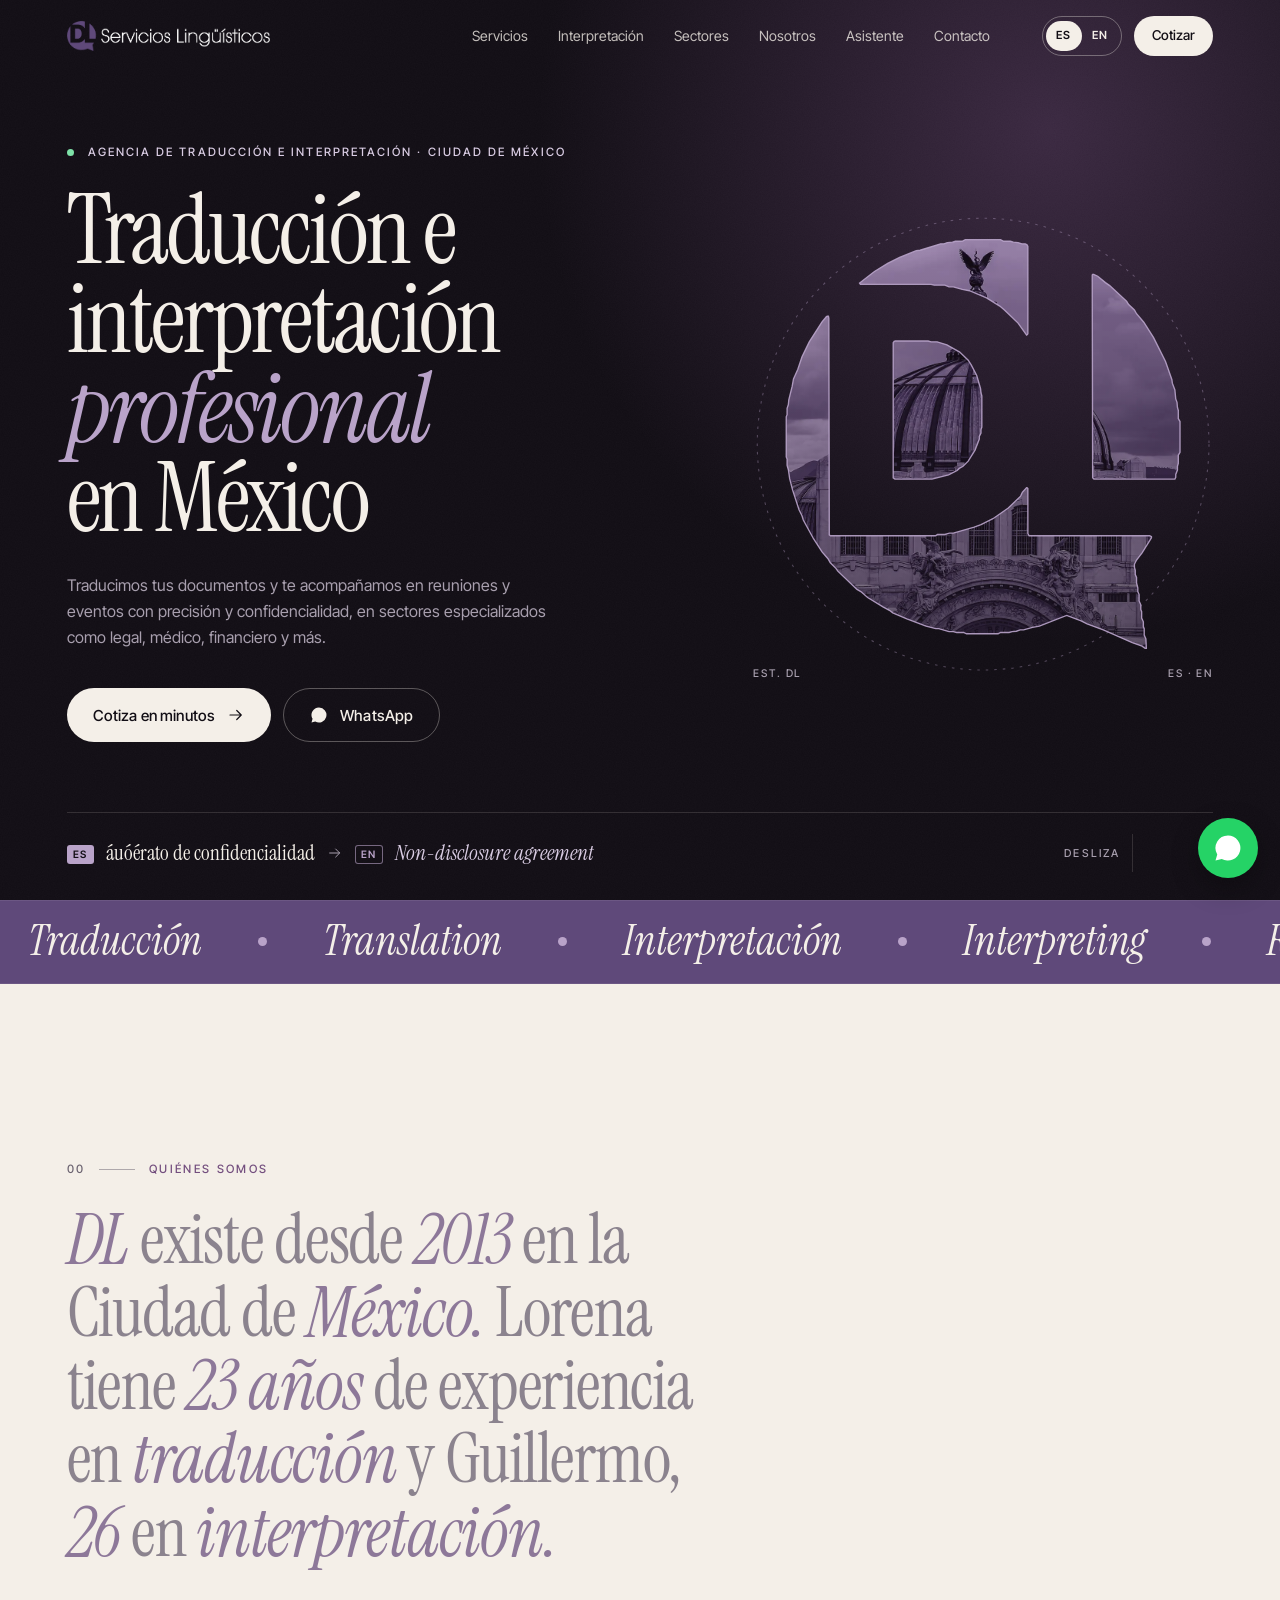
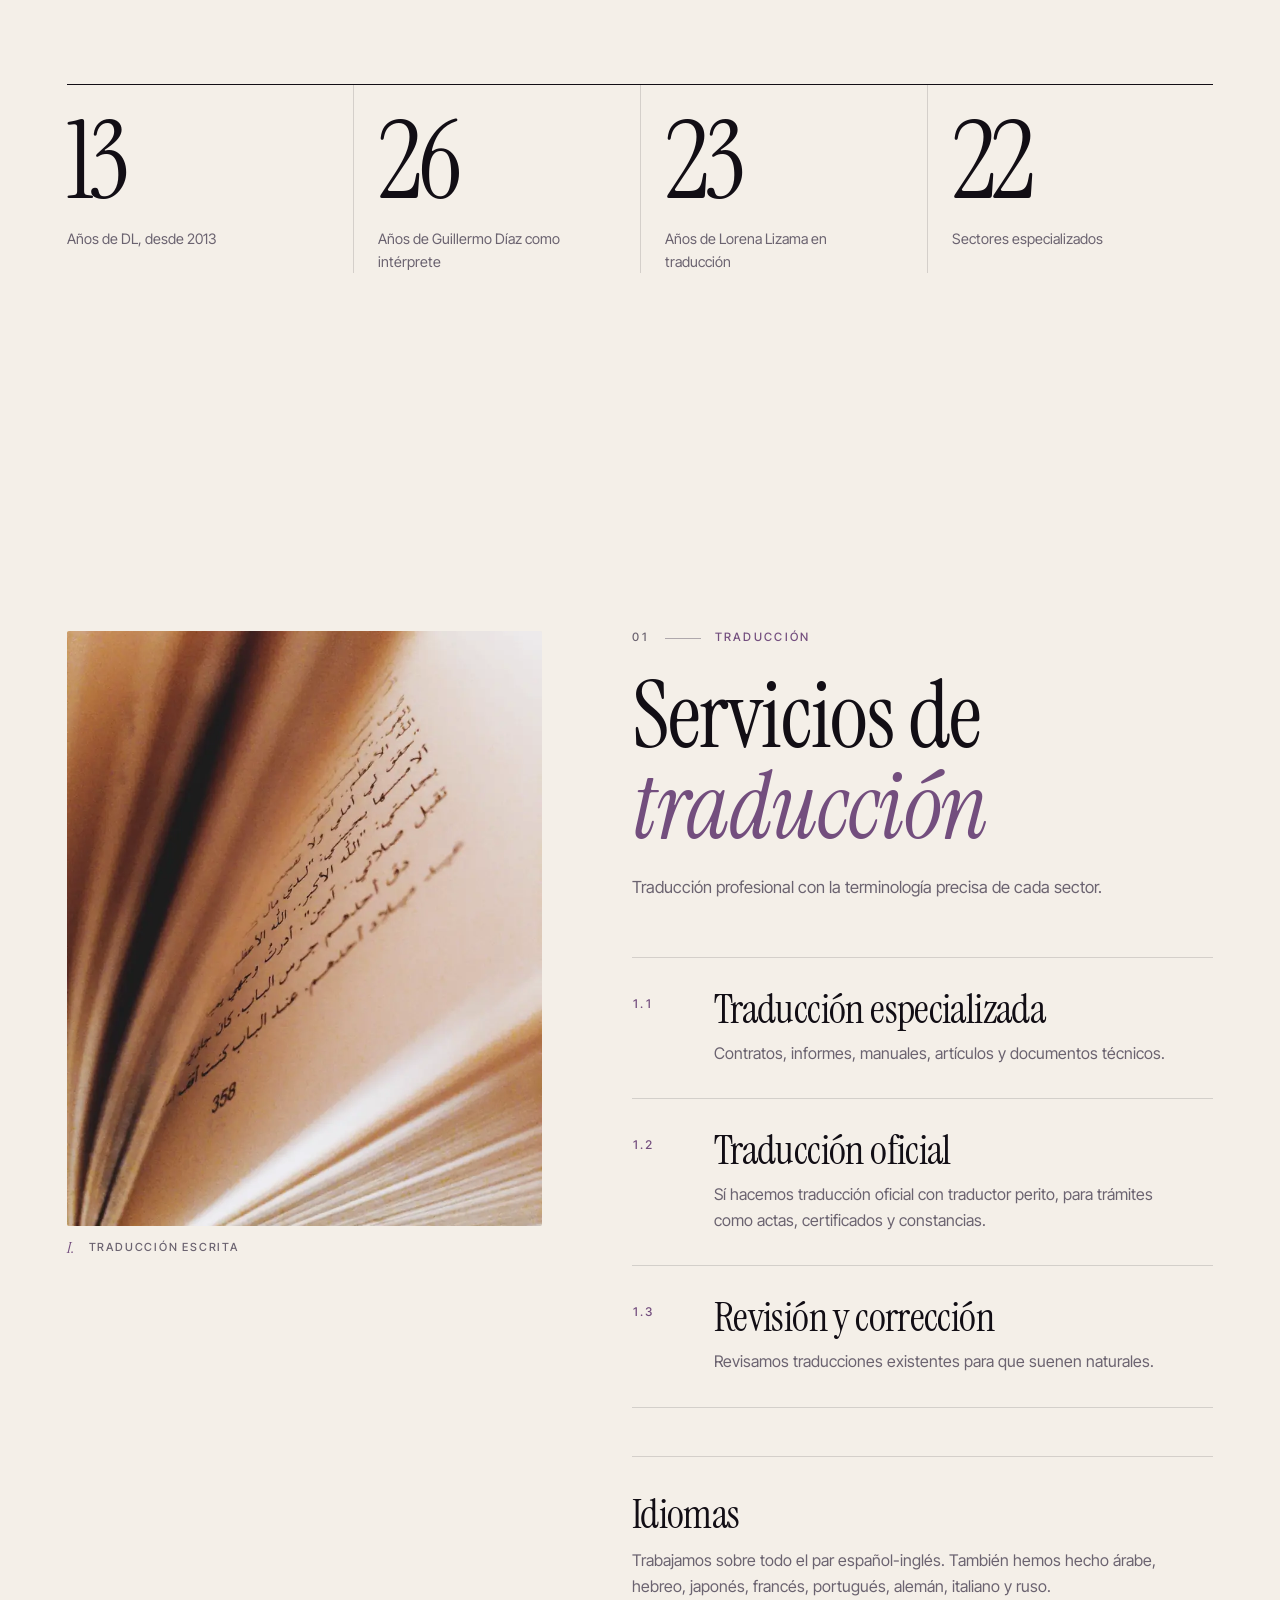
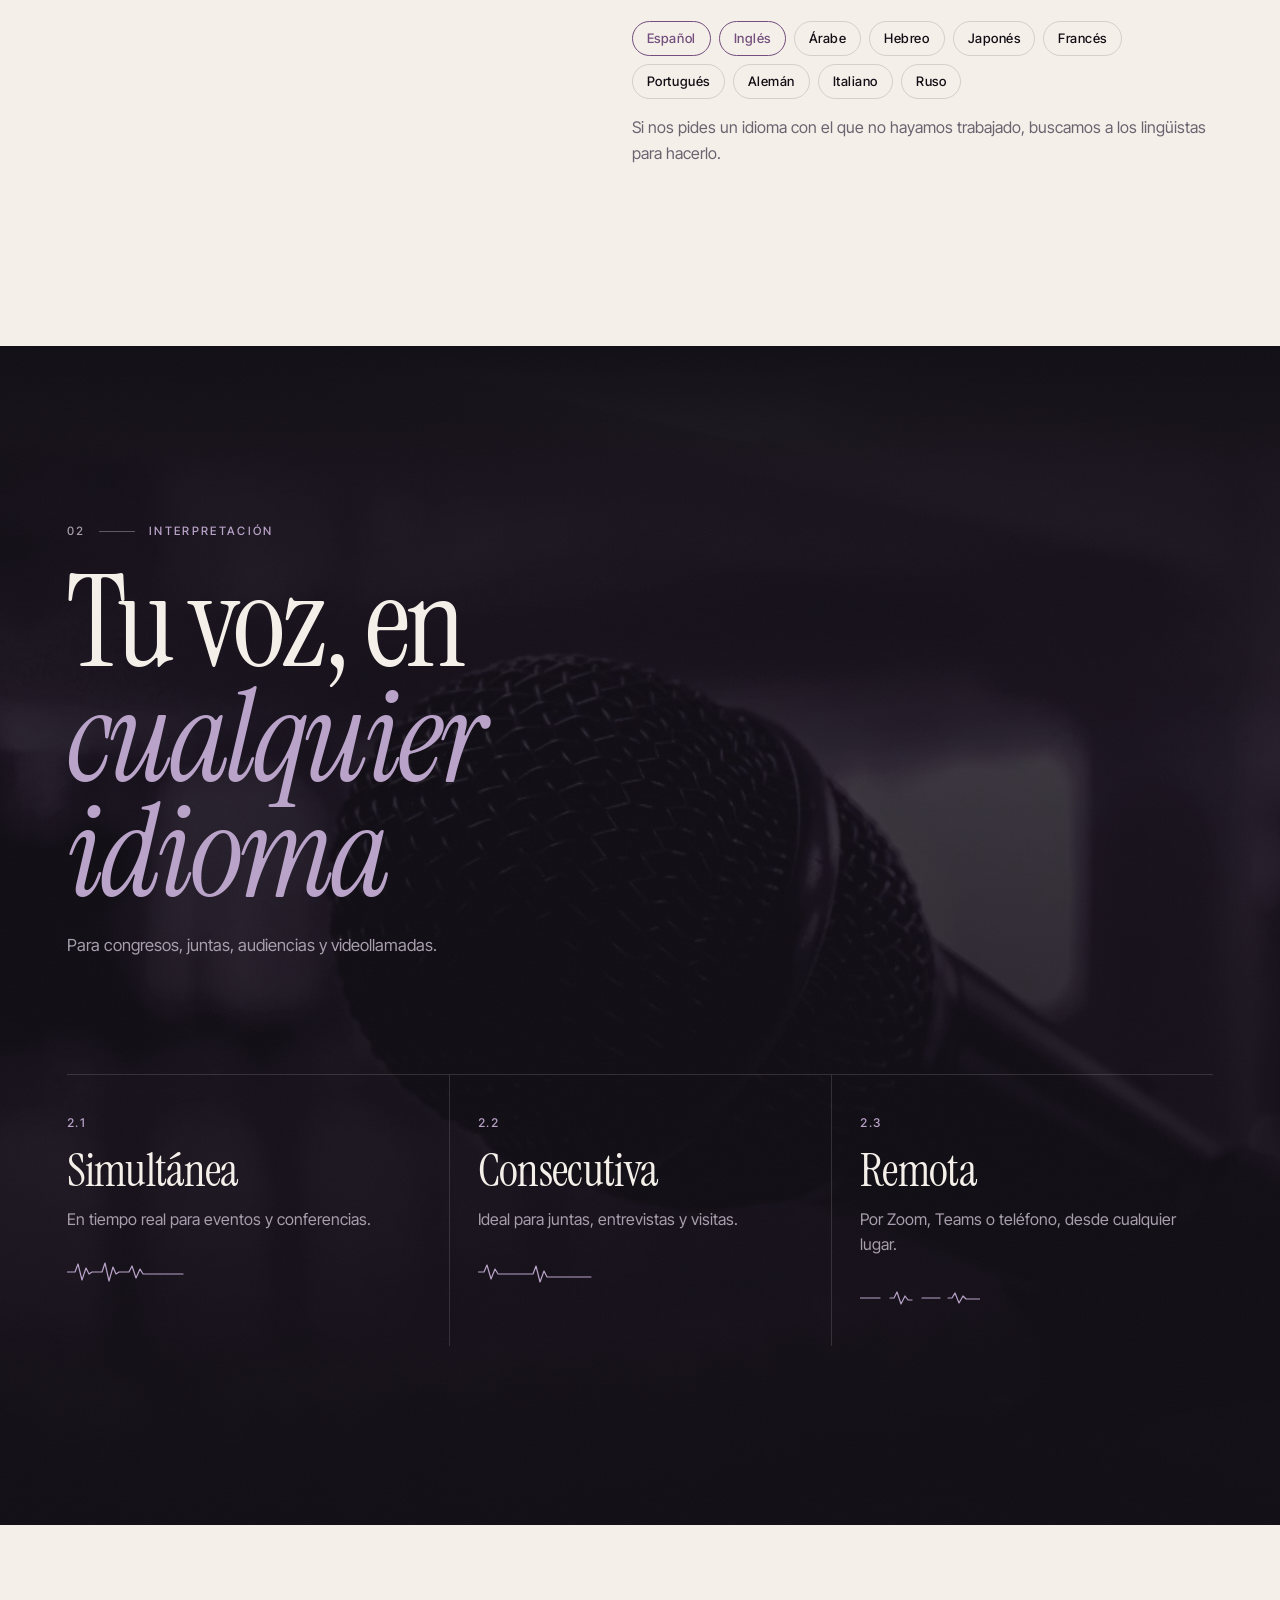
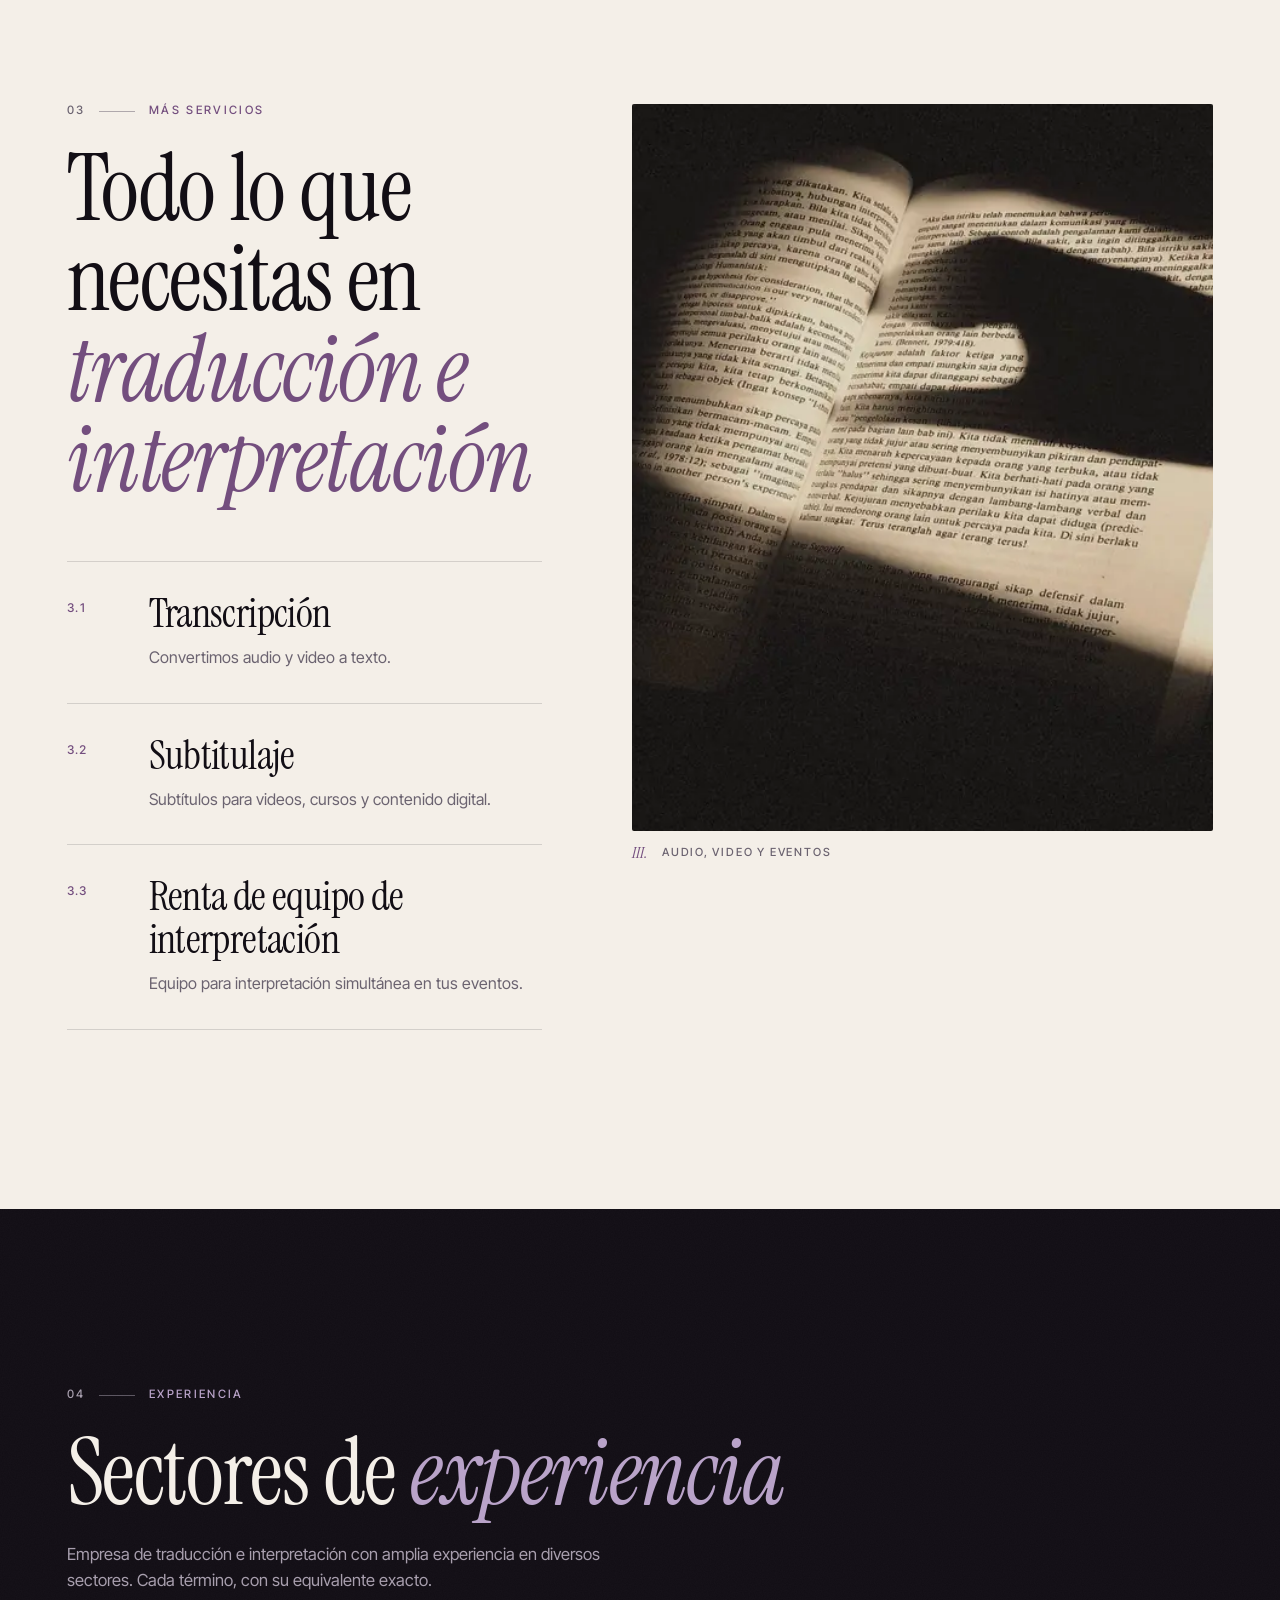
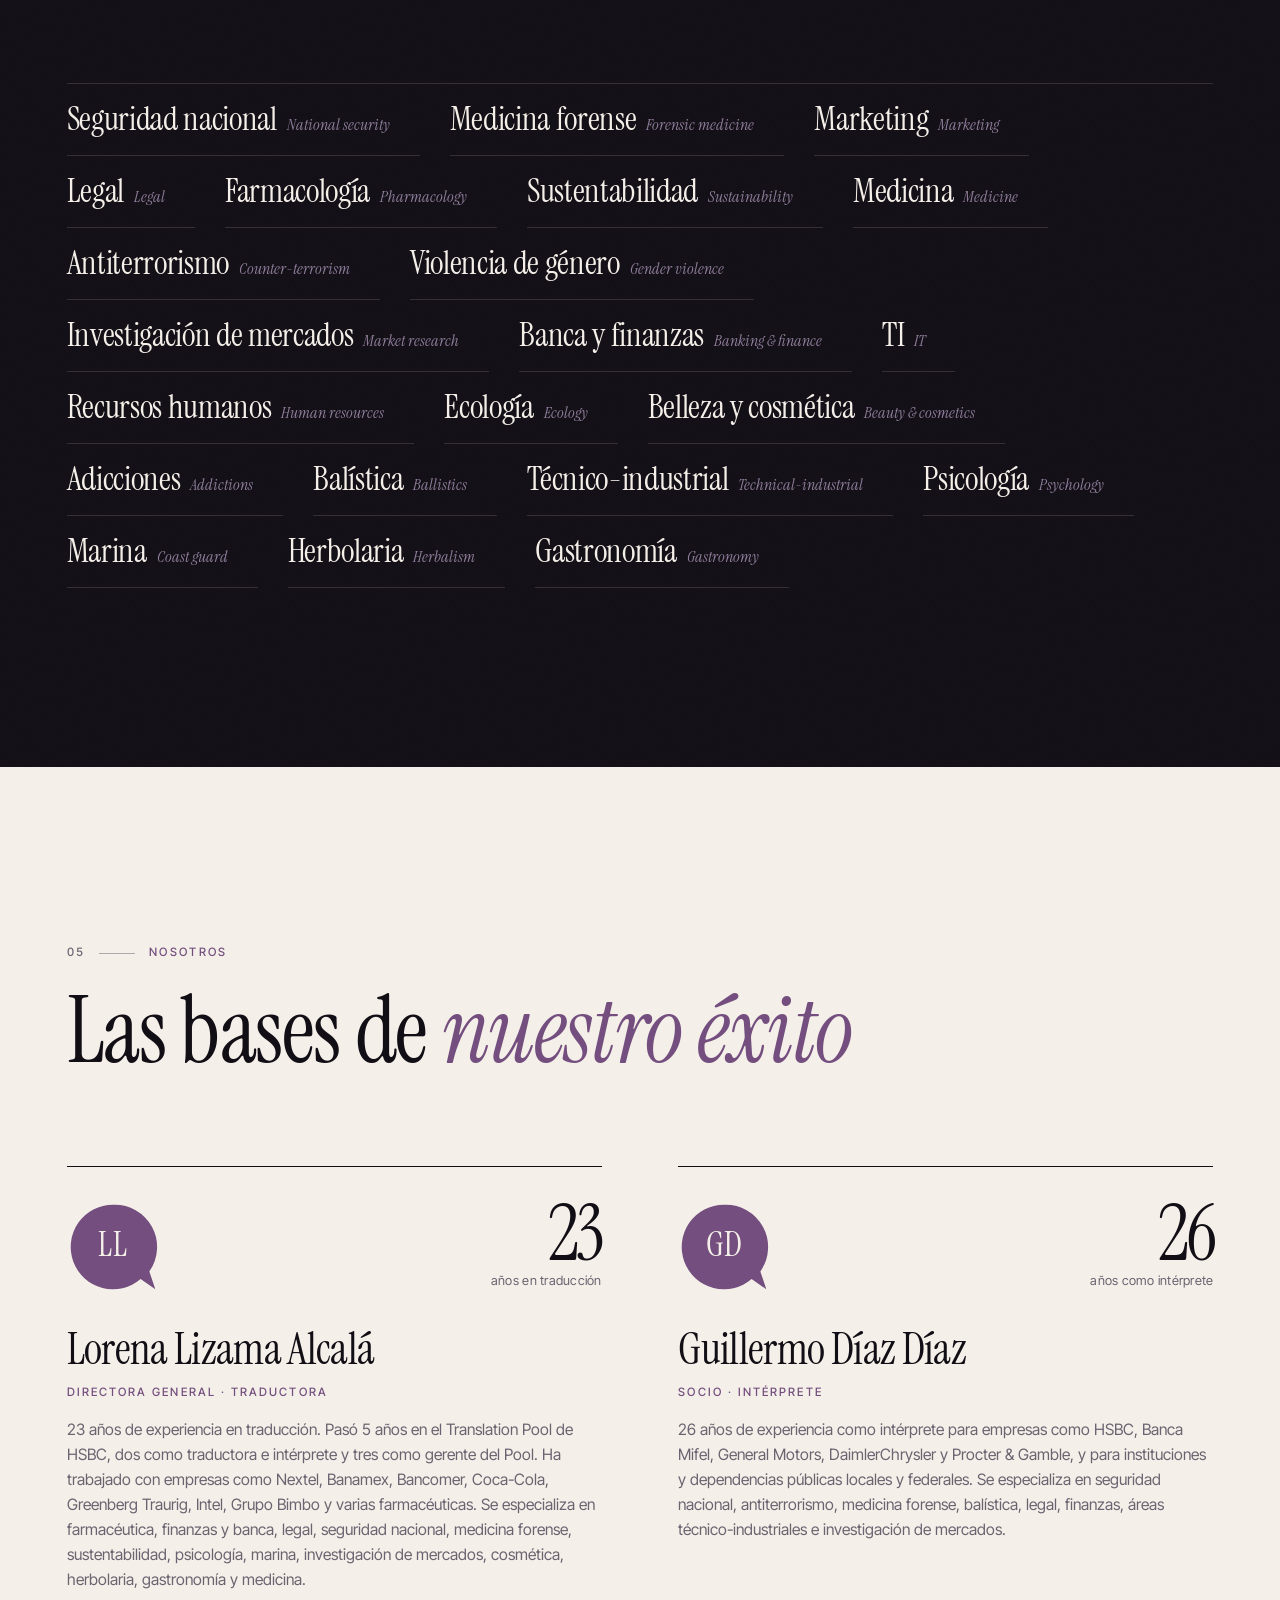
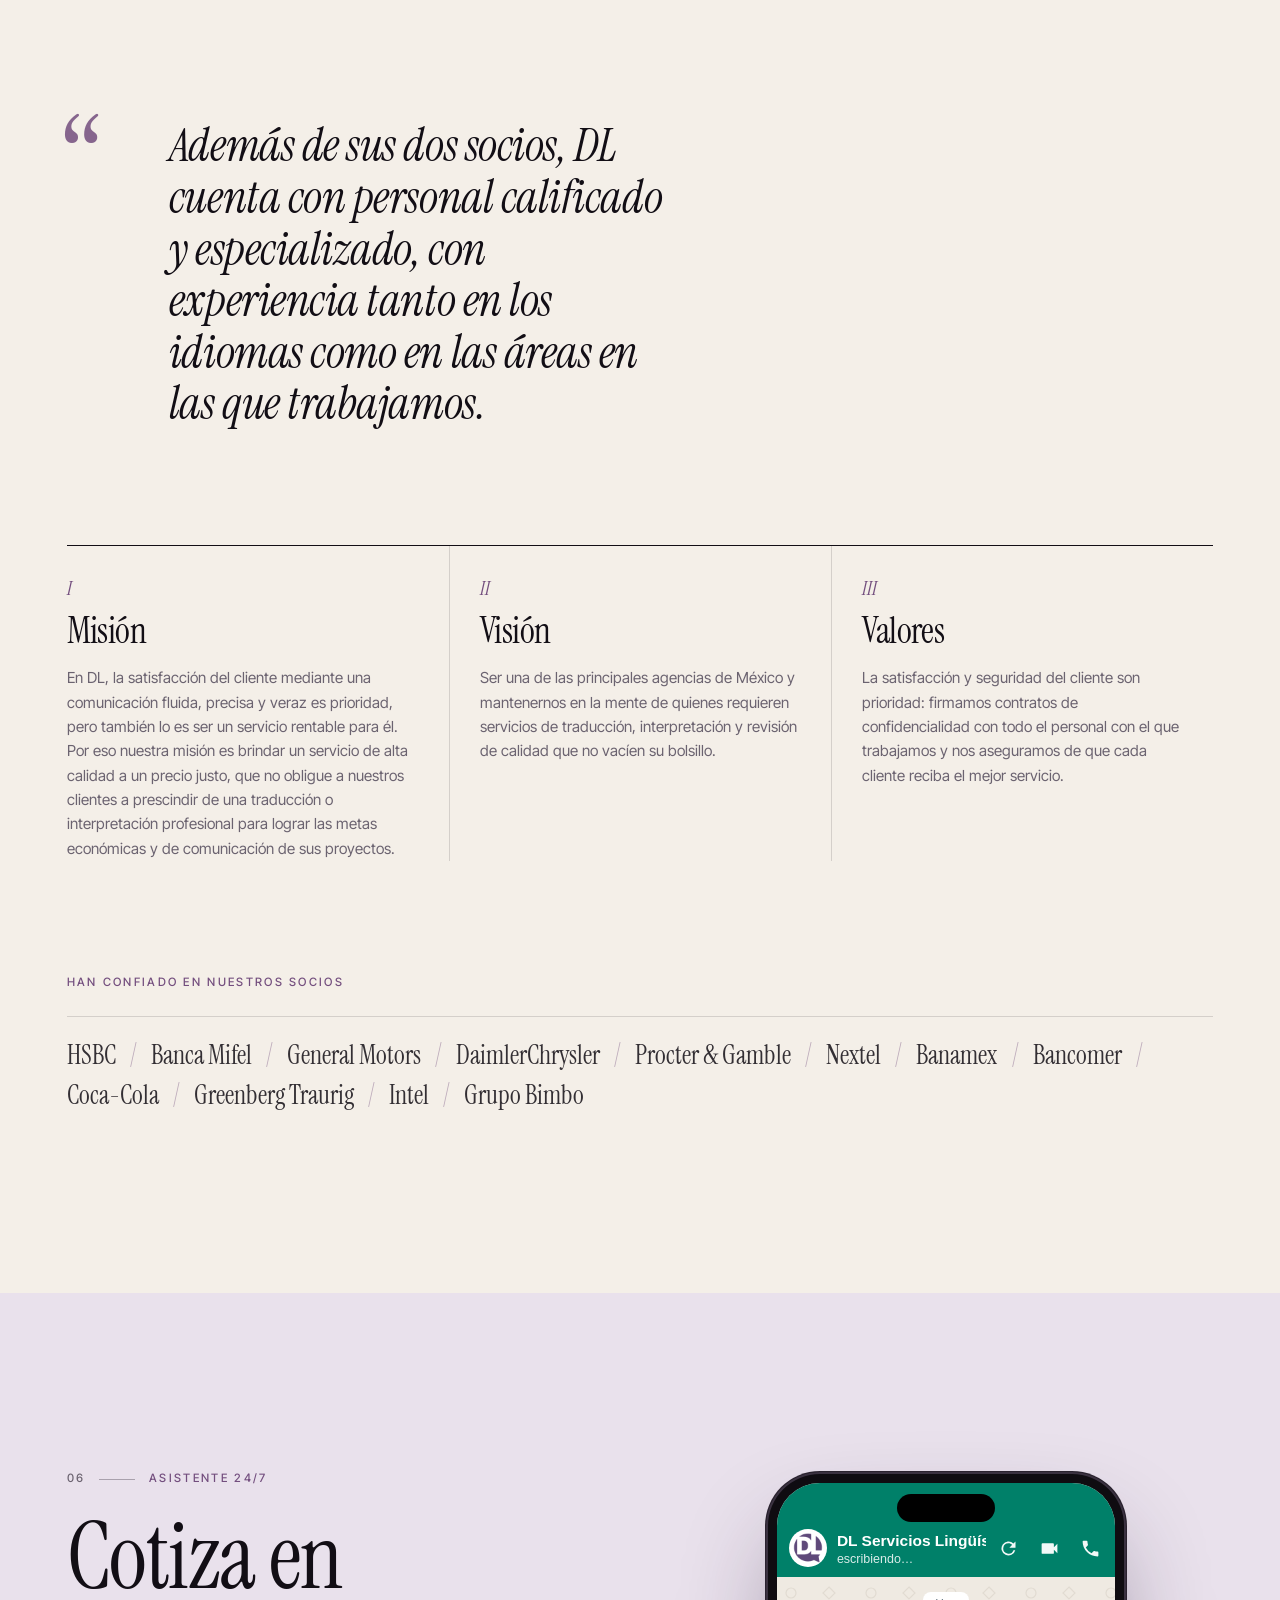
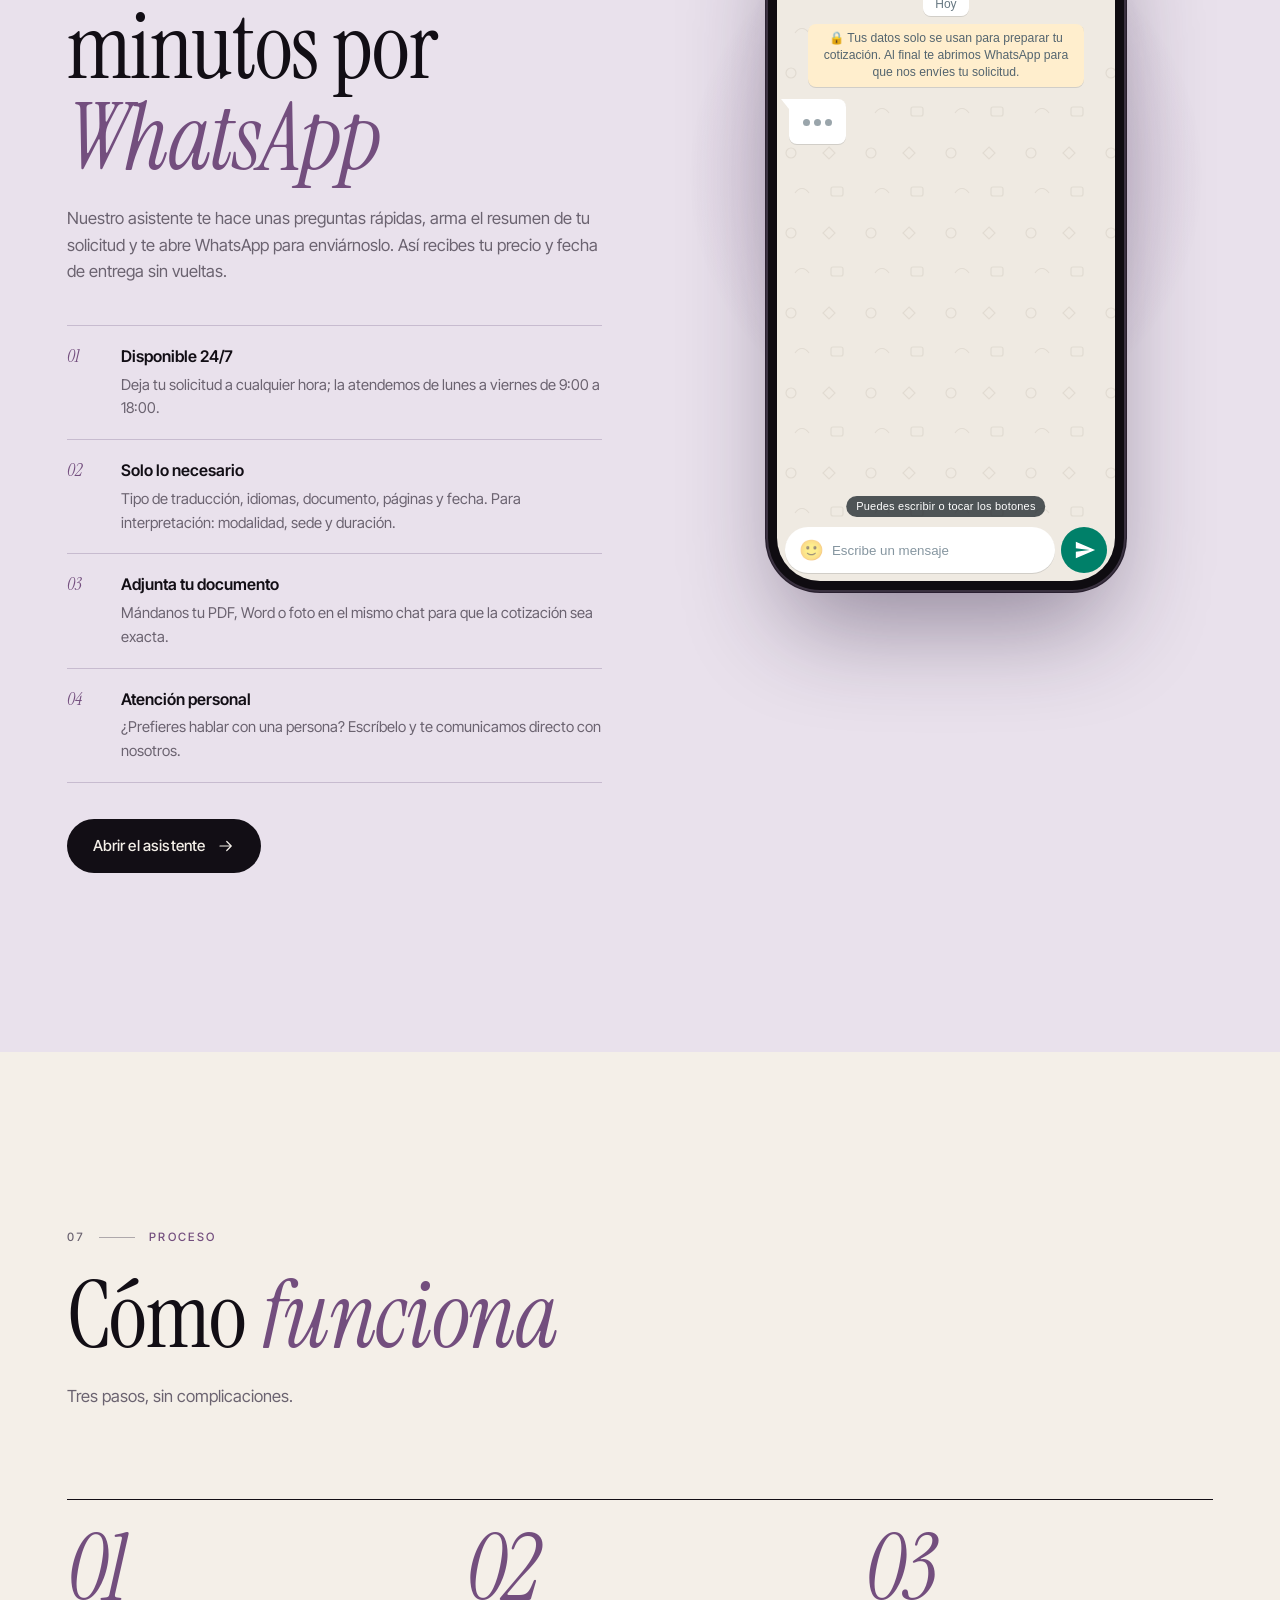
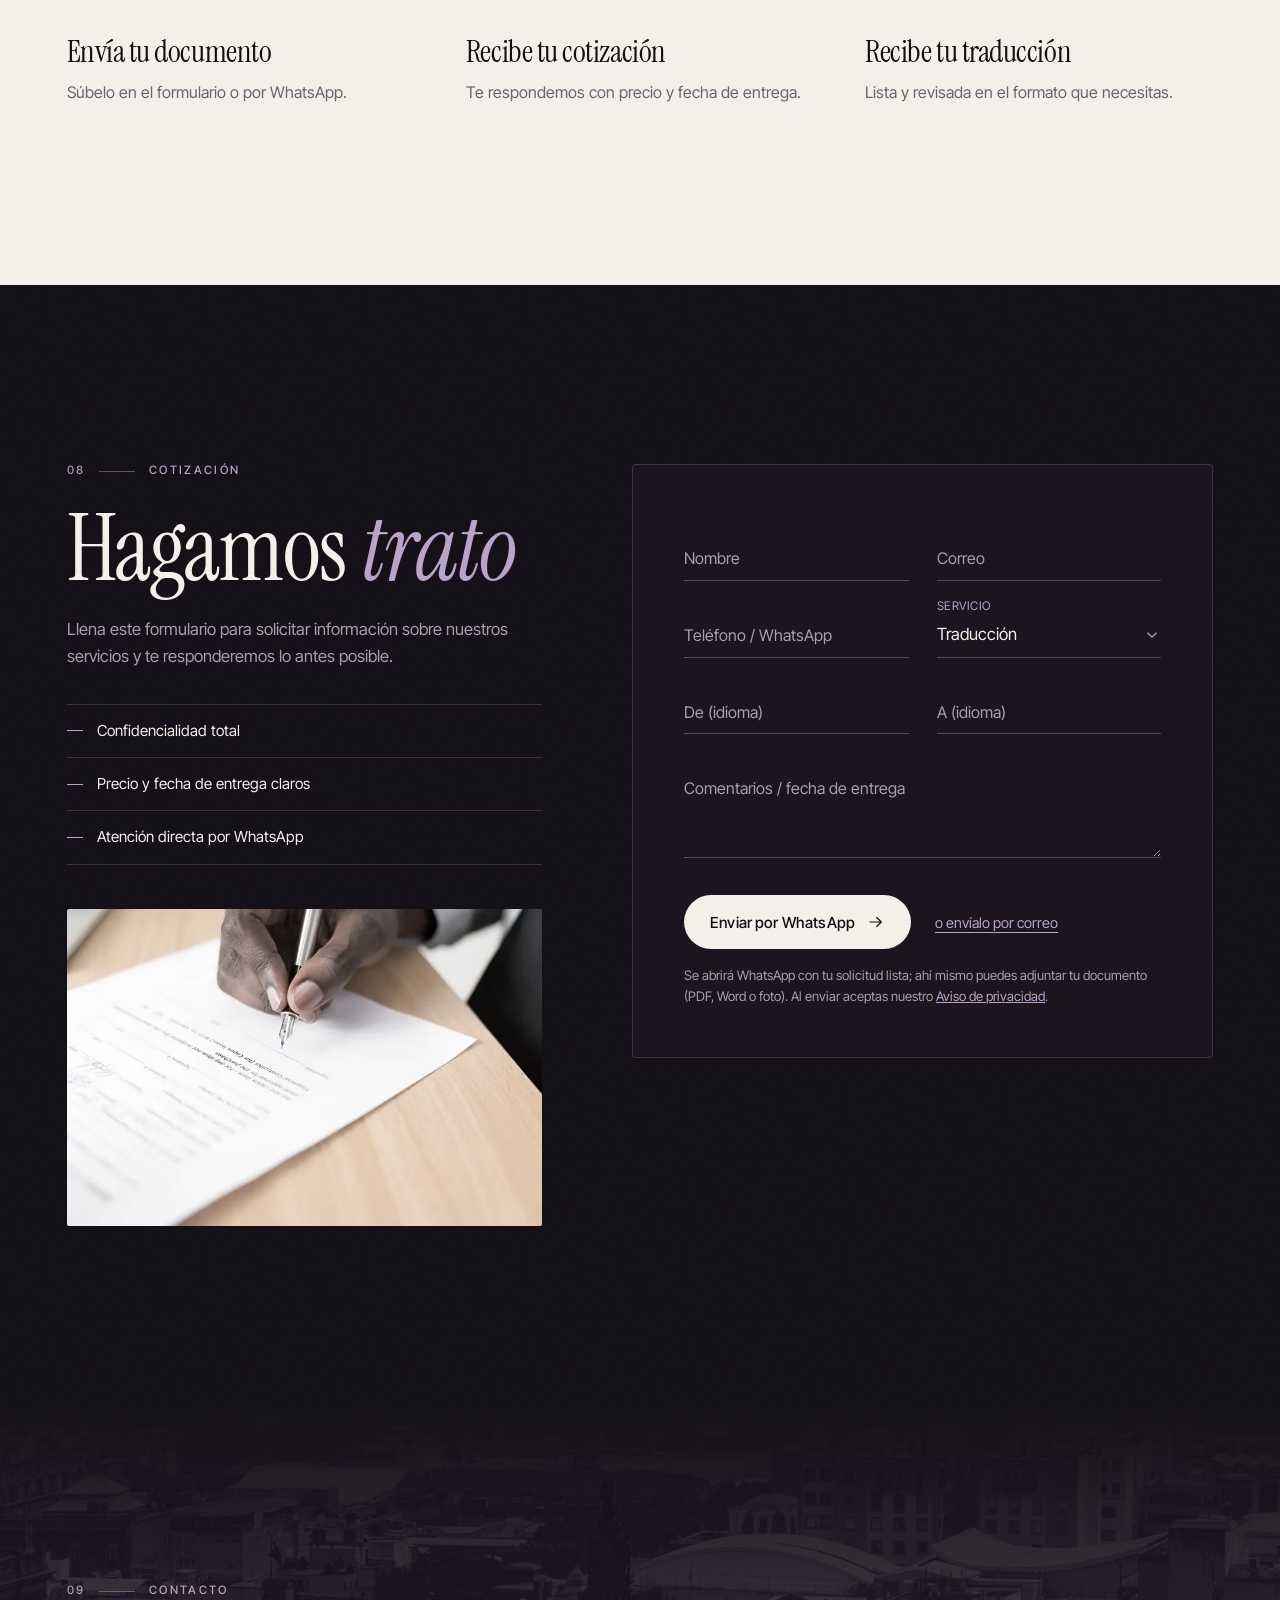
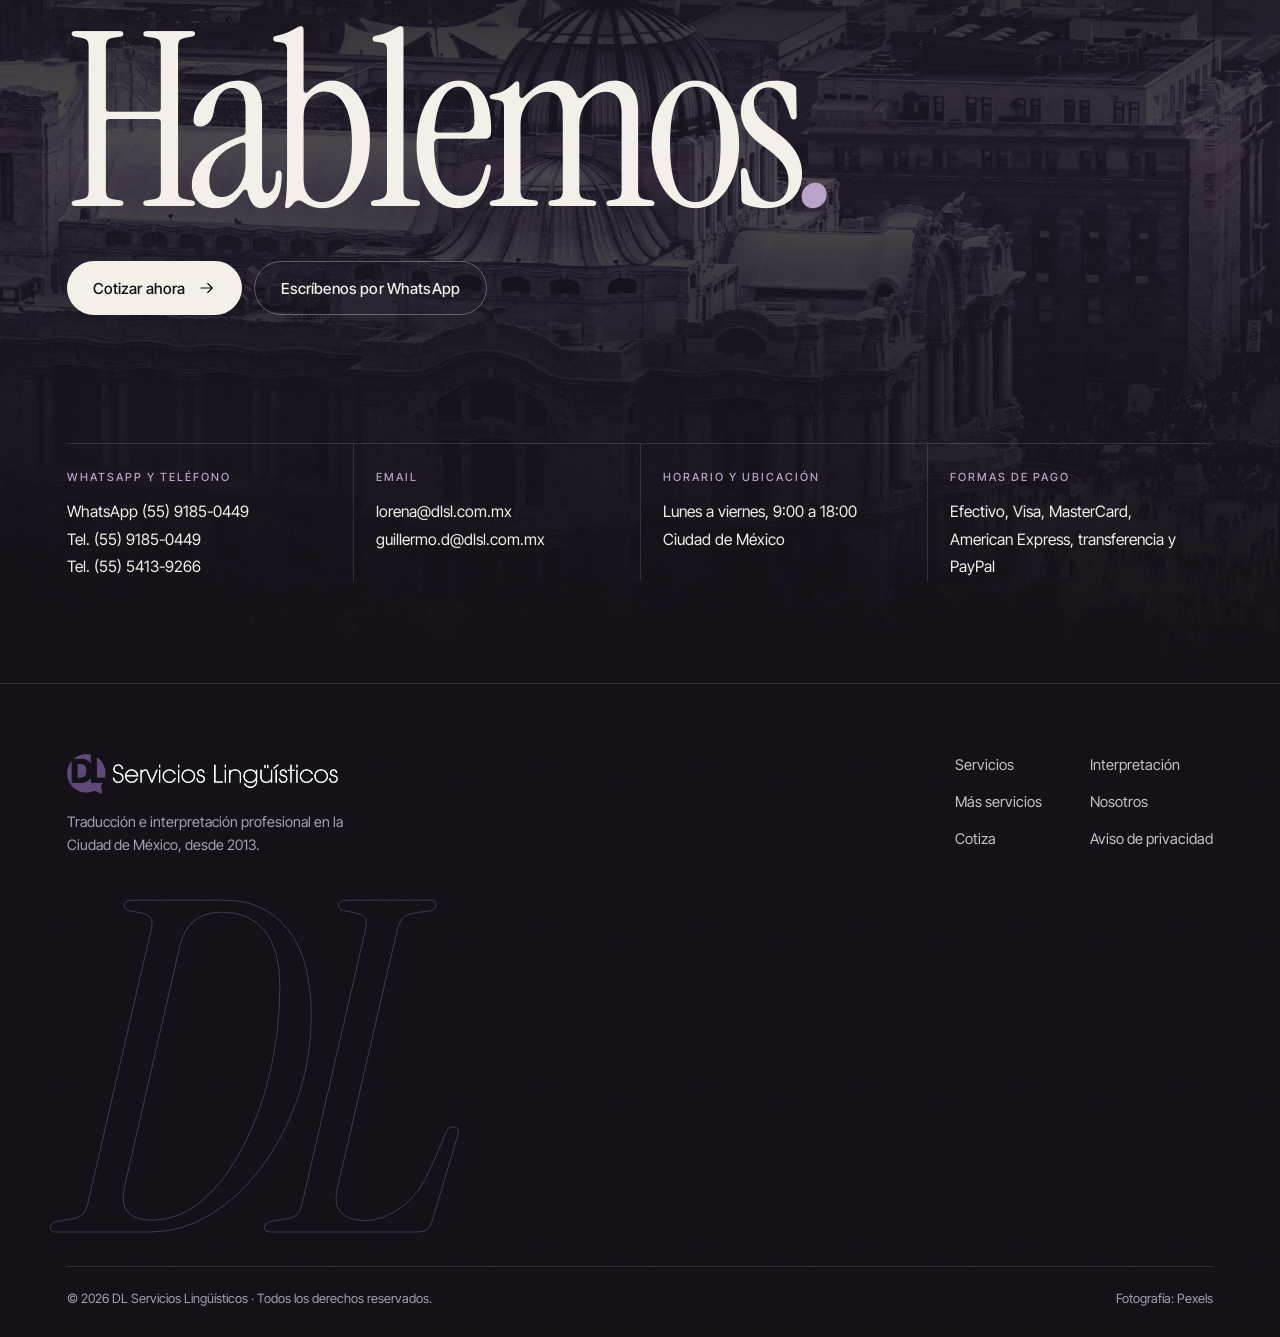
<file: index.html>
<!DOCTYPE html><html lang="es"><head><meta charset="utf-8"><meta name="viewport" content="width=device-width,initial-scale=1,viewport-fit=cover">
<title>DL Servicios Lingüísticos | Agencia de traducción e interpretación en México</title>
<meta name="description" content="Agencia de traducción e interpretación en la Ciudad de México, desde 2013. Par principal español-inglés, otros idiomas y traducción oficial con perito. Cotiza por WhatsApp.">
<meta name="dl-title-es" content="DL Servicios Lingüísticos | Agencia de traducción e interpretación en México"><meta name="dl-title-en" content="DL Servicios Lingüísticos | Translation and Interpretation Agency in Mexico">
<meta name="dl-desc-es" content="Agencia de traducción e interpretación en la Ciudad de México, desde 2013. Par principal español-inglés, otros idiomas y traducción oficial con perito. Cotiza por WhatsApp."><meta name="dl-desc-en" content="Translation and interpreting agency in Mexico City, since 2013. Main pair Spanish-English, other languages, and official certified translation with a perito. Get a quote on WhatsApp.">
<meta name="dl-mark" content="assets/fav-180.png">
<link rel="canonical" href="https://lalo0790.github.io/dlsl-web/">
<meta property="og:url" content="https://lalo0790.github.io/dlsl-web/">
<meta property="og:type" content="website"><meta property="og:site_name" content="DL Servicios Lingüísticos"><meta property="og:title" content="DL Servicios Lingüísticos"><meta property="og:description" content="Agencia de traducción e interpretación en la Ciudad de México, desde 2013. Par principal español-inglés, otros idiomas y traducción oficial con perito."><meta property="og:url" content="https://lalo0790.github.io/dlsl-web/"><meta property="og:image" content="https://lalo0790.github.io/dlsl-web/assets/og.png"><meta property="og:image:width" content="1200"><meta property="og:image:height" content="630"><meta property="og:image:alt" content="DL Servicios Lingüísticos">
<meta name="theme-color" content="#120e15"><link rel="icon" href="favicon.ico" sizes="any"><link rel="icon" type="image/png" sizes="32x32" href="assets/fav-32.png"><link rel="icon" type="image/png" sizes="512x512" href="assets/fav-512.png"><link rel="apple-touch-icon" href="assets/fav-180.png"><link rel="manifest" href="site.webmanifest">
<link rel="preload" href="fonts/is-regular.woff2" as="font" type="font/woff2" crossorigin><link rel="preload" href="fonts/is-italic.woff2" as="font" type="font/woff2" crossorigin><link rel="preload" href="fonts/intertight.woff2" as="font" type="font/woff2" crossorigin>
<link rel="preload" href="img/hero-dome-700.webp" as="image" type="image/webp">
<link rel="stylesheet" href="v2.css?v=4"><link rel="stylesheet" href="chat.css">

<script type="application/ld+json">
{"@context":"https://schema.org","@type":"ProfessionalService","@id":"https://lalo0790.github.io/dlsl-web/#negocio","name":"DL Servicios Lingüísticos","alternateName":"DLSL","description":"Agencia de traducción e interpretación en la Ciudad de México, desde 2013. Par principal español-inglés, otros idiomas y traducción oficial con perito. Cotiza por WhatsApp.","url":"https://lalo0790.github.io/dlsl-web/","logo":"https://lalo0790.github.io/dlsl-web/assets/fav-512.png","image":"https://lalo0790.github.io/dlsl-web/assets/og.png","telephone":"+52-55-9185-0449","email":"lorena@dlsl.com.mx","foundingDate":"2013","address":{"@type":"PostalAddress","addressLocality":"Ciudad de México","addressCountry":"MX"},"areaServed":{"@type":"Country","name":"México"},"knowsLanguage":["es","en","ar","he","ja","fr","pt","de","it","ru"],"openingHoursSpecification":[{"@type":"OpeningHoursSpecification","dayOfWeek":["Monday","Tuesday","Wednesday","Thursday","Friday"],"opens":"09:00","closes":"18:00"}],"paymentAccepted":"Efectivo, Visa, MasterCard, American Express, transferencia, PayPal","contactPoint":[{"@type":"ContactPoint","telephone":"+52-55-9185-0449","contactType":"customer service","availableLanguage":["Spanish","English"]},{"@type":"ContactPoint","telephone":"+52-55-5413-9266","contactType":"customer service","availableLanguage":["Spanish","English"]}],"founder":[{"@type":"Person","name":"Lorena Lizama Alcalá","jobTitle":"Directora general"},{"@type":"Person","name":"Guillermo Díaz Díaz","jobTitle":"Socio"}],"hasOfferCatalog":{"@type":"OfferCatalog","name":"Servicios","itemListElement":[{"@type":"Offer","itemOffered":{"@type":"Service","name":"Traducción"}},{"@type":"Offer","itemOffered":{"@type":"Service","name":"Interpretación"}},{"@type":"Offer","itemOffered":{"@type":"Service","name":"Traducción oficial con traductor perito"}},{"@type":"Offer","itemOffered":{"@type":"Service","name":"Revisión y corrección"}},{"@type":"Offer","itemOffered":{"@type":"Service","name":"Transcripción"}},{"@type":"Offer","itemOffered":{"@type":"Service","name":"Subtitulaje"}},{"@type":"Offer","itemOffered":{"@type":"Service","name":"Renta de equipo de interpretación"}}]}}
</script>
</head>
<body>
<a class="skip" href="#main" data-es="Saltar al contenido" data-en="Skip to content">Saltar al contenido</a>
<header class="hd" id="hd">
 <a class="lg" href="#top" aria-label="DL Servicios Lingüísticos, inicio"><img class="lg-w" src="assets/logo-negro.png" alt="DL Servicios Lingüísticos" width="523" height="77"><img class="lg-d" src="assets/logo-blanco.png" alt="" aria-hidden="true" width="523" height="78"></a>
 <nav class="nv" aria-label="Principal"><a href="#servicios" data-es="Servicios" data-en="Services">Servicios</a><a href="#interpretacion" data-es="Interpretación" data-en="Interpreting">Interpretación</a><a href="#sectores" data-es="Sectores" data-en="Sectors">Sectores</a><a href="#nosotros" data-es="Nosotros" data-en="About">Nosotros</a><a href="#asistente" data-es="Asistente" data-en="Assistant">Asistente</a><a href="#contacto" data-es="Contacto" data-en="Contact">Contacto</a></nav>
 <div class="hd-r"><button class="lang" id="lb" type="button" aria-label="ES EN — cambiar idioma / switch language"><span class="on">ES</span><span>EN</span></button><a class="pill" href="#cotiza" data-es="Cotizar" data-en="Get a quote">Cotizar</a><button class="mb" id="mb" type="button" aria-expanded="false" aria-controls="mnav"><span class="mb-l" data-es="Menú" data-en="Menu">Menú</span><i></i></button></div>
</header>
<div class="mnav" id="mnav" aria-hidden="true"><nav aria-label="Menú móvil"><a href="#servicios"><small>01</small><span data-es="Servicios" data-en="Services">Servicios</span></a><a href="#interpretacion"><small>02</small><span data-es="Interpretación" data-en="Interpreting">Interpretación</span></a><a href="#sectores"><small>03</small><span data-es="Sectores" data-en="Sectors">Sectores</span></a><a href="#nosotros"><small>04</small><span data-es="Nosotros" data-en="About">Nosotros</span></a><a href="#asistente"><small>05</small><span data-es="Asistente" data-en="Assistant">Asistente</span></a><a href="#cotiza"><small>06</small><span data-es="Cotiza" data-en="Quote">Cotiza</span></a><a href="#contacto"><small>07</small><span data-es="Contacto" data-en="Contact">Contacto</span></a></nav>
 <div class="mnav-f"><a href="https://wa.me/525591850449">WhatsApp (55) 9185-0449</a><a href="mailto:lorena@dlsl.com.mx">lorena@dlsl.com.mx</a></div></div>

<main id="main">
<!-- HERO -->
<section class="hero dark" id="top" data-dark>
 <div class="hero-in">
  <div class="hero-txt">
   <p class="eyebrow ld" style="--d:.05s"><i class="dot"></i><span data-es="Agencia de traducción e interpretación · Ciudad de México" data-en="Translation &amp; interpreting agency · Mexico City">Agencia de traducción e interpretación · Ciudad de México</span></p>
   <h1 class="ld" style="--d:.15s" data-es="Traducción e interpretación <em>profesional</em> en&nbsp;México" data-en="<em>Professional</em> translation &amp; interpreting in&nbsp;Mexico">Traducción e interpretación <em>profesional</em> en&nbsp;México</h1>
   <p class="hero-lead ld" style="--d:.3s" data-es="Traducimos tus documentos y te acompañamos en reuniones y eventos con precisión y confidencialidad, en sectores especializados como legal, médico, financiero y más." data-en="We translate your documents and support your meetings and events with accuracy and confidentiality, in specialized fields such as legal, medical, finance and more.">Traducimos tus documentos y te acompañamos en reuniones y eventos con precisión y confidencialidad, en sectores especializados como legal, médico, financiero y más.</p>
   <div class="cta ld" style="--d:.42s"><a class="btn b1" href="#cotiza"><span data-es="Cotiza en minutos" data-en="Get a quote in minutes">Cotiza en minutos</span><svg class="ar" viewBox="0 0 24 24" aria-hidden="true"><path d="M4 12h15m-6-6 6 6-6 6"/></svg></a><a class="btn b2" href="https://wa.me/525591850449?text=Hola%2C%20quisiera%20una%20cotizaci%C3%B3n." target="_blank" rel="noopener"><svg class="wi" viewBox="0 0 24 24" aria-hidden="true"><path d="M17.5 14.4c-.3-.1-1.8-.9-2-1-.3-.1-.5-.1-.7.1-.2.3-.8 1-.9 1.2-.2.2-.3.2-.6.1-.3-.1-1.3-.5-2.4-1.5-.9-.8-1.5-1.8-1.7-2.1-.2-.3 0-.5.1-.6l.4-.5c.2-.2.2-.3.3-.5.1-.2 0-.4 0-.5l-.9-2.2c-.2-.6-.5-.5-.7-.5h-.6c-.2 0-.5.1-.8.4-.3.3-1 1-1 2.5s1.1 2.9 1.2 3.1c.1.2 2.1 3.2 5.1 4.5 2.5 1 3 .8 3.6.8.6-.1 1.8-.7 2-1.4.2-.7.2-1.3.2-1.4-.1-.2-.3-.3-.6-.4zM12 2a10 10 0 0 0-8.6 15.1L2 22l5-1.3A10 10 0 1 0 12 2z"/></svg><span>WhatsApp</span></a></div>
  </div>
  <figure class="hero-mk ld" style="--d:.1s" aria-hidden="true">
   <svg class="mk" viewBox="-4 -4 108 108" id="mk"><defs><clipPath id="mkc"><path d="M29.2 25.8 28.9 26.2 28.9 57.9 29.3 58.2 38.0 58.2 41.9 57.2 43.9 56.2 44.4 55.7 45.3 55.2 46.5 54.0 48.1 51.4 49.1 48.8 49.1 48.2 49.5 47.4 49.5 46.6 49.7 46.0 49.7 38.7 49.5 38.0 49.4 37.0 48.5 33.9 47.2 31.4 46.5 30.3 44.5 28.4 41.5 26.7 39.2 26.0 37.8 26.0 37.1 25.8ZM13.3 20.0 12.2 21.3 9.2 26.0 7.5 29.5 6.5 32.5 5.5 34.7 5.2 36.4 4.4 39.6 4.3 40.7 4.0 41.6 4.0 43.1 3.8 43.6 3.8 53.0 4.0 53.5 4.0 55.0 4.3 56.0 4.6 58.1 5.3 60.8 6.8 65.4 7.5 66.8 7.8 67.8 10.2 72.2 12.2 75.3 13.6 76.9 14.1 77.8 15.5 79.2 15.9 79.8 20.4 84.1 21.3 84.6 22.9 86.0 26.5 88.2 28.0 89.0 28.8 89.6 32.1 91.0 36.6 92.7 38.9 93.3 39.6 93.3 42.0 94.0 43.0 94.0 43.8 94.2 45.4 94.2 46.1 94.5 53.5 94.5 54.1 94.2 56.1 94.2 56.8 94.0 57.8 93.9 58.7 93.6 59.5 93.6 61.6 93.0 63.2 92.7 69.6 90.2 73.0 91.5 74.4 92.2 78.2 93.6 85.0 96.6 87.3 97.4 88.0 97.9 88.3 97.9 88.2 95.7 87.8 94.8 87.8 93.3 87.6 92.8 87.6 91.7 87.2 90.8 87.2 89.3 87.0 88.8 87.0 87.7 86.6 86.8 86.6 85.3 86.3 84.6 86.3 83.7 86.0 82.6 86.0 81.3 85.7 80.6 85.7 79.6 85.5 78.9 85.5 78.2 86.0 77.2 87.3 75.5 89.5 72.0 89.5 71.7 89.1 71.5 60.8 71.5 60.5 71.0 60.5 60.4 60.3 60.2 60.2 60.2 59.2 61.3 58.8 62.2 55.9 65.0 52.3 67.5 49.5 68.9 47.9 69.5 43.0 70.9 42.1 70.9 41.0 71.2 39.3 71.2 38.8 71.5 14.2 71.5 13.9 71.3 13.8 20.5 13.7 20.0ZM75.8 10.1 75.6 10.3 75.7 57.9 76.0 58.2 95.0 58.2 95.2 57.8 95.2 57.1 95.6 56.1 95.6 55.2 95.8 54.5 95.8 52.6 96.2 51.9 96.2 44.7 95.8 44.0 95.8 42.1 95.6 41.4 95.5 40.2 95.2 39.4 95.0 37.3 94.4 35.7 94.3 34.9 92.8 30.6 90.0 25.0 87.7 21.4 86.0 19.4 85.5 18.5 84.1 17.2 83.7 16.5 79.7 12.8 78.7 12.1 76.9 10.6ZM60.5 24.2 60.5 3.6 60.3 3.2 59.9 3.0 59.1 3.0 58.2 2.7 57.1 2.6 56.4 2.4 54.8 2.4 54.1 2.0 45.8 2.0 45.1 2.4 43.5 2.4 42.8 2.6 41.6 2.7 40.8 3.0 40.0 3.0 35.2 4.5 34.3 4.6 30.4 6.2 27.6 7.6 24.5 9.5 21.0 12.2 21.2 12.5 37.8 12.5 38.5 12.7 41.0 12.7 42.0 13.1 43.0 13.1 45.1 13.7 46.8 14.0 50.8 15.7 53.9 17.6 55.0 18.5 58.2 21.6 60.2 24.4Z"/></clipPath><linearGradient id="mkg" x1="0" y1="0" x2="0" y2="1"><stop offset="0" stop-color="#120e15" stop-opacity="0"/><stop offset="1" stop-color="#120e15" stop-opacity=".55"/></linearGradient></defs>
    <circle class="mk-ring" cx="50" cy="50" r="53" fill="none"/>
    <g clip-path="url(#mkc)"><rect x="0" y="0" width="100" height="100" fill="#3a2b48"/><g class="mk-kb"><image id="mkimg" href="img/hero-dome-700.webp" x="-4" y="-4" width="108" height="108" preserveAspectRatio="xMidYMid slice"/></g><rect x="0" y="0" width="100" height="100" fill="url(#mkg)"/></g>
    <path class="mk-line" id="mkline" d="M29.2 25.8 28.9 26.2 28.9 57.9 29.3 58.2 38.0 58.2 41.9 57.2 43.9 56.2 44.4 55.7 45.3 55.2 46.5 54.0 48.1 51.4 49.1 48.8 49.1 48.2 49.5 47.4 49.5 46.6 49.7 46.0 49.7 38.7 49.5 38.0 49.4 37.0 48.5 33.9 47.2 31.4 46.5 30.3 44.5 28.4 41.5 26.7 39.2 26.0 37.8 26.0 37.1 25.8ZM13.3 20.0 12.2 21.3 9.2 26.0 7.5 29.5 6.5 32.5 5.5 34.7 5.2 36.4 4.4 39.6 4.3 40.7 4.0 41.6 4.0 43.1 3.8 43.6 3.8 53.0 4.0 53.5 4.0 55.0 4.3 56.0 4.6 58.1 5.3 60.8 6.8 65.4 7.5 66.8 7.8 67.8 10.2 72.2 12.2 75.3 13.6 76.9 14.1 77.8 15.5 79.2 15.9 79.8 20.4 84.1 21.3 84.6 22.9 86.0 26.5 88.2 28.0 89.0 28.8 89.6 32.1 91.0 36.6 92.7 38.9 93.3 39.6 93.3 42.0 94.0 43.0 94.0 43.8 94.2 45.4 94.2 46.1 94.5 53.5 94.5 54.1 94.2 56.1 94.2 56.8 94.0 57.8 93.9 58.7 93.6 59.5 93.6 61.6 93.0 63.2 92.7 69.6 90.2 73.0 91.5 74.4 92.2 78.2 93.6 85.0 96.6 87.3 97.4 88.0 97.9 88.3 97.9 88.2 95.7 87.8 94.8 87.8 93.3 87.6 92.8 87.6 91.7 87.2 90.8 87.2 89.3 87.0 88.8 87.0 87.7 86.6 86.8 86.6 85.3 86.3 84.6 86.3 83.7 86.0 82.6 86.0 81.3 85.7 80.6 85.7 79.6 85.5 78.9 85.5 78.2 86.0 77.2 87.3 75.5 89.5 72.0 89.5 71.7 89.1 71.5 60.8 71.5 60.5 71.0 60.5 60.4 60.3 60.2 60.2 60.2 59.2 61.3 58.8 62.2 55.9 65.0 52.3 67.5 49.5 68.9 47.9 69.5 43.0 70.9 42.1 70.9 41.0 71.2 39.3 71.2 38.8 71.5 14.2 71.5 13.9 71.3 13.8 20.5 13.7 20.0ZM75.8 10.1 75.6 10.3 75.7 57.9 76.0 58.2 95.0 58.2 95.2 57.8 95.2 57.1 95.6 56.1 95.6 55.2 95.8 54.5 95.8 52.6 96.2 51.9 96.2 44.7 95.8 44.0 95.8 42.1 95.6 41.4 95.5 40.2 95.2 39.4 95.0 37.3 94.4 35.7 94.3 34.9 92.8 30.6 90.0 25.0 87.7 21.4 86.0 19.4 85.5 18.5 84.1 17.2 83.7 16.5 79.7 12.8 78.7 12.1 76.9 10.6ZM60.5 24.2 60.5 3.6 60.3 3.2 59.9 3.0 59.1 3.0 58.2 2.7 57.1 2.6 56.4 2.4 54.8 2.4 54.1 2.0 45.8 2.0 45.1 2.4 43.5 2.4 42.8 2.6 41.6 2.7 40.8 3.0 40.0 3.0 35.2 4.5 34.3 4.6 30.4 6.2 27.6 7.6 24.5 9.5 21.0 12.2 21.2 12.5 37.8 12.5 38.5 12.7 41.0 12.7 42.0 13.1 43.0 13.1 45.1 13.7 46.8 14.0 50.8 15.7 53.9 17.6 55.0 18.5 58.2 21.6 60.2 24.4Z" fill="none"/>
   </svg>
   <figcaption class="mk-cap"><span>Est. DL</span><span>ES · EN</span></figcaption>
  </figure>
 </div>
 <div class="hero-foot">
  <div class="tx" aria-live="off"><span class="tx-l" id="txFrom">ES</span><span class="tx-w" id="txA">Contrato de confidencialidad</span><svg class="tx-ar" viewBox="0 0 24 24" aria-hidden="true"><path d="M4 12h15m-6-6 6 6-6 6"/></svg><span class="tx-l" id="txTo">EN</span><span class="tx-w tx-b" id="txB">Non-disclosure agreement</span></div>
  <a class="cue" href="#manifiesto" aria-label="Bajar"><span data-es="Desliza" data-en="Scroll">Desliza</span><i></i></a>
 </div>
</section>

<!-- MARQUEE -->
<div class="mq" aria-hidden="true"><div class="mq-t" id="mqt"></div></div>

<!-- MANIFIESTO + CIFRAS -->
<section class="sec light" id="manifiesto">
 <div class="w">
  <p class="eyebrow rv"><span class="n">00</span><span data-es="Quiénes somos" data-en="Who we are">Quiénes somos</span></p>
  <p class="manif" id="manif" data-es="DL existe desde 2013 en la Ciudad de México. Lorena tiene 23 años de experiencia en traducción y Guillermo, 26 en interpretación." data-en="DL has been around since 2013 in Mexico City. Lorena has 23 years of experience in translation and Guillermo, 26 in interpreting.">DL existe desde 2013 en la Ciudad de México. Lorena tiene 23 años de experiencia en traducción y Guillermo, 26 en interpretación.</p>
  <dl class="stats">
   <div class="rv"><dt><b class="cnt" data-to="13">13</b></dt><dd data-es="Años de DL, desde 2013" data-en="Years of DL, since 2013">Años de DL, desde 2013</dd></div>
   <div class="rv"><dt><b class="cnt" data-to="26">26</b></dt><dd data-es="Años de Guillermo Díaz como intérprete" data-en="Years of Guillermo Díaz as an interpreter">Años de Guillermo Díaz como intérprete</dd></div>
   <div class="rv"><dt><b class="cnt" data-to="23">23</b></dt><dd data-es="Años de Lorena Lizama en traducción" data-en="Years of Lorena Lizama in translation">Años de Lorena Lizama en traducción</dd></div>
   <div class="rv"><dt><b class="cnt" data-to="22" id="nsec">22</b></dt><dd data-es="Sectores especializados" data-en="Specialized sectors">Sectores especializados</dd></div>
  </dl>
 </div>
</section>

<!-- SERVICIOS: TRADUCCIÓN -->
<section class="sec light chap" id="servicios">
 <div class="w chap-g">
  <figure class="chap-img rv"><div class="ph"><img src="img/script-800.webp" srcset="img/script-800.webp 800w, img/script-1200.webp 1200w" sizes="(max-width:900px) 100vw, 42vw" alt="Páginas de un libro escrito en otro alfabeto" width="1200" height="1600" loading="lazy" decoding="async"></div><figcaption><span>I.</span><span data-es="Traducción escrita" data-en="Written translation">Traducción escrita</span></figcaption></figure>
  <div class="chap-c">
   <p class="eyebrow rv"><span class="n">01</span><span data-es="Traducción" data-en="Translation">Traducción</span></p>
   <h2 class="rv" data-es="Servicios de <em>traducción</em>" data-en="Translation <em>services</em>">Servicios de <em>traducción</em></h2>
   <p class="sub rv" data-es="Traducción profesional con la terminología precisa de cada sector." data-en="Professional translation with the right terminology for each field.">Traducción profesional con la terminología precisa de cada sector.</p>
   <ol class="rows">
    <li class="row rv"><span class="ri">1.1</span><div><h3 data-es="Traducción especializada" data-en="Specialized translation">Traducción especializada</h3><p data-es="Contratos, informes, manuales, artículos y documentos técnicos." data-en="Contracts, reports, manuals, articles and technical documents.">Contratos, informes, manuales, artículos y documentos técnicos.</p></div></li>
    <li class="row rv"><span class="ri">1.2</span><div><h3 data-es="Traducción oficial" data-en="Official translation">Traducción oficial</h3><p data-es="Sí hacemos traducción oficial con traductor perito, para trámites como actas, certificados y constancias." data-en="We do official certified translation with a court-certified translator (perito), for procedures such as certificates and records.">Sí hacemos traducción oficial con traductor perito, para trámites como actas, certificados y constancias.</p></div></li>
    <li class="row rv"><span class="ri">1.3</span><div><h3 data-es="Revisión y corrección" data-en="Proofreading &amp; editing">Revisión y corrección</h3><p data-es="Revisamos traducciones existentes para que suenen naturales." data-en="We review existing translations so they read naturally.">Revisamos traducciones existentes para que suenen naturales.</p></div></li>
   </ol>
   <div class="langs rv">
    <h3 data-es="Idiomas" data-en="Languages">Idiomas</h3>
    <p data-es="Trabajamos sobre todo el par español-inglés. También hemos hecho árabe, hebreo, japonés, francés, portugués, alemán, italiano y ruso." data-en="We work mainly with the Spanish-English pair. We have also done Arabic, Hebrew, Japanese, French, Portuguese, German, Italian and Russian.">Trabajamos sobre todo el par español-inglés. También hemos hecho árabe, hebreo, japonés, francés, portugués, alemán, italiano y ruso.</p>
    <ul class="lglist">
     <li class="main" data-es="Español" data-en="Spanish">Español</li>
     <li class="main" data-es="Inglés" data-en="English">Inglés</li>
     <li data-es="Árabe" data-en="Arabic">Árabe</li>
     <li data-es="Hebreo" data-en="Hebrew">Hebreo</li>
     <li data-es="Japonés" data-en="Japanese">Japonés</li>
     <li data-es="Francés" data-en="French">Francés</li>
     <li data-es="Portugués" data-en="Portuguese">Portugués</li>
     <li data-es="Alemán" data-en="German">Alemán</li>
     <li data-es="Italiano" data-en="Italian">Italiano</li>
     <li data-es="Ruso" data-en="Russian">Ruso</li>
    </ul>
    <p class="note" data-es="Si nos pides un idioma con el que no hayamos trabajado, buscamos a los lingüistas para hacerlo." data-en="If you need a language we have not worked with yet, we look for the linguists to do it.">Si nos pides un idioma con el que no hayamos trabajado, buscamos a los lingüistas para hacerlo.</p>
   </div>
  </div>
 </div>
</section>

<!-- INTERPRETACIÓN -->
<section class="sec dark interp" id="interpretacion" data-dark>
 <div class="interp-bg" aria-hidden="true"><img src="img/mic-900.webp" srcset="img/mic-900.webp 900w, img/mic-1600.webp 1600w" sizes="100vw" alt="" width="1600" height="900" loading="lazy" decoding="async"></div>
 <div class="w">
  <p class="eyebrow rv"><span class="n">02</span><span data-es="Interpretación" data-en="Interpreting">Interpretación</span></p>
  <h2 class="big rv" data-es="Tu voz, en <em>cualquier idioma</em>" data-en="Your voice, in <em>any language</em>">Tu voz, en <em>cualquier idioma</em></h2>
  <p class="sub rv" data-es="Para congresos, juntas, audiencias y videollamadas." data-en="For conferences, meetings, hearings and video calls.">Para congresos, juntas, audiencias y videollamadas.</p>
  <div class="modes">
   <article class="mode rv"><span class="ri">2.1</span><h3 data-es="Simultánea" data-en="Simultaneous">Simultánea</h3><p data-es="En tiempo real para eventos y conferencias." data-en="Real time for events and conferences.">En tiempo real para eventos y conferencias.</p><svg class="wave" viewBox="0 0 120 24" aria-hidden="true"><path d="M0 12h8l3-8 4 16 4-12 3 6 3-2h10l3-9 4 18 4-14 3 7 3-2h10l3-6 4 12 4-9 3 5h40"/></svg></article>
   <article class="mode rv"><span class="ri">2.2</span><h3 data-es="Consecutiva" data-en="Consecutive">Consecutiva</h3><p data-es="Ideal para juntas, entrevistas y visitas." data-en="Ideal for meetings, interviews and visits.">Ideal para juntas, entrevistas y visitas.</p><svg class="wave" viewBox="0 0 120 24" aria-hidden="true"><path d="M0 12h6l3-7 4 14 4-10 3 5h16l3 0h16l3-8 4 16 4-11 3 6h44"/></svg></article>
   <article class="mode rv"><span class="ri">2.3</span><h3 data-es="Remota" data-en="Remote">Remota</h3><p data-es="Por Zoom, Teams o teléfono, desde cualquier lugar." data-en="Via Zoom, Teams or phone, from anywhere.">Por Zoom, Teams o teléfono, desde cualquier lugar.</p><svg class="wave" viewBox="0 0 120 24" aria-hidden="true"><path d="M0 12h20M30 12h4l3-6 4 12 4-8 3 4h4M62 12h18M88 12h4l3-5 4 10 4-7 3 3h14"/></svg></article>
  </div>
 </div>
</section>

<!-- MÁS SERVICIOS -->
<section class="sec light chap rev" id="mas-servicios">
 <div class="w chap-g">
  <figure class="chap-img rv"><div class="ph"><img src="img/pages-800.webp" srcset="img/pages-800.webp 800w, img/pages-1400.webp 1400w" sizes="(max-width:900px) 100vw, 42vw" alt="Luz y sombra sobre las páginas de un libro abierto" width="1400" height="1050" loading="lazy" decoding="async"></div><figcaption><span>III.</span><span data-es="Audio, video y eventos" data-en="Audio, video &amp; events">Audio, video y eventos</span></figcaption></figure>
  <div class="chap-c">
   <p class="eyebrow rv"><span class="n">03</span><span data-es="Más servicios" data-en="More services">Más servicios</span></p>
   <h2 class="rv" data-es="Todo lo que necesitas en <em>traducción e interpretación</em>" data-en="Everything you need in <em>translation and interpreting</em>">Todo lo que necesitas en <em>traducción e interpretación</em></h2>
   <ol class="rows">
    <li class="row rv"><span class="ri">3.1</span><div><h3 data-es="Transcripción" data-en="Transcription">Transcripción</h3><p data-es="Convertimos audio y video a texto." data-en="We turn audio and video into text.">Convertimos audio y video a texto.</p></div></li>
    <li class="row rv"><span class="ri">3.2</span><div><h3 data-es="Subtitulaje" data-en="Subtitling">Subtitulaje</h3><p data-es="Subtítulos para videos, cursos y contenido digital." data-en="Subtitles for videos, courses and digital content.">Subtítulos para videos, cursos y contenido digital.</p></div></li>
    <li class="row rv"><span class="ri">3.3</span><div><h3 data-es="Renta de equipo de interpretación" data-en="Interpretation equipment rental">Renta de equipo de interpretación</h3><p data-es="Equipo para interpretación simultánea en tus eventos." data-en="Simultaneous interpretation equipment for your events.">Equipo para interpretación simultánea en tus eventos.</p></div></li>
   </ol>
  </div>
 </div>
</section>

<!-- SECTORES -->
<section class="sec dark sect" id="sectores" data-dark>
 <div class="w">
  <div class="sect-hd"><p class="eyebrow rv"><span class="n">04</span><span data-es="Experiencia" data-en="Expertise">Experiencia</span></p>
  <h2 class="rv" data-es="Sectores de <em>experiencia</em>" data-en="Areas of <em>expertise</em>">Sectores de <em>experiencia</em></h2>
  <p class="sub rv" data-es="Empresa de traducción e interpretación con amplia experiencia en diversos sectores. Cada término, con su equivalente exacto." data-en="A translation and interpretation company with extensive experience in many sectors. Every term, with its exact equivalent.">Empresa de traducción e interpretación con amplia experiencia en diversos sectores. Cada término, con su equivalente exacto.</p></div>
  <ul class="sl" id="sl"></ul>
 </div>
</section>

<!-- NOSOTROS -->
<section class="sec light" id="nosotros">
 <div class="w">
  <div class="hd2"><p class="eyebrow rv"><span class="n">05</span><span data-es="Nosotros" data-en="About us">Nosotros</span></p>
  <h2 class="rv" data-es="Las bases de <em>nuestro éxito</em>" data-en="The foundations of <em>our success</em>">Las bases de <em>nuestro éxito</em></h2></div>
  <div class="team">
   <article class="pc rv"><div class="pc-top"><span class="mono" aria-hidden="true"><svg viewBox="0 0 100 100"><path d="M50 4a46 46 0 1 0 30 80.9L96 96l-6.5-19.5A46 46 0 0 0 50 4z"/></svg><b>LL</b></span><div class="yrs"><b>23</b><span data-es="años en traducción" data-en="years in translation">años en traducción</span></div></div>
    <h3>Lorena Lizama Alcalá</h3><p class="role" data-es="Directora general · Traductora" data-en="General Director · Translator">Directora general · Traductora</p>
    <p data-es="23 años de experiencia en traducción. Pasó 5 años en el Translation Pool de HSBC, dos como traductora e intérprete y tres como gerente del Pool. Ha trabajado con empresas como Nextel, Banamex, Bancomer, Coca-Cola, Greenberg Traurig, Intel, Grupo Bimbo y varias farmacéuticas. Se especializa en farmacéutica, finanzas y banca, legal, seguridad nacional, medicina forense, sustentabilidad, psicología, marina, investigación de mercados, cosmética, herbolaria, gastronomía y medicina." data-en="23 years of experience in translation. She spent 5 years in HSBC's Translation Pool, two as translator and interpreter and three as Pool manager. She has worked with companies such as Nextel, Banamex, Bancomer, Coca-Cola, Greenberg Traurig, Intel, Grupo Bimbo and several pharmaceutical firms. She specializes in pharmaceuticals, finance and banking, legal, national security, forensic medicine, sustainability, psychology, coast guard, market research, cosmetics, herbalism, gastronomy and medicine.">23 años de experiencia en traducción. Pasó 5 años en el Translation Pool de HSBC, dos como traductora e intérprete y tres como gerente del Pool. Ha trabajado con empresas como Nextel, Banamex, Bancomer, Coca-Cola, Greenberg Traurig, Intel, Grupo Bimbo y varias farmacéuticas. Se especializa en farmacéutica, finanzas y banca, legal, seguridad nacional, medicina forense, sustentabilidad, psicología, marina, investigación de mercados, cosmética, herbolaria, gastronomía y medicina.</p></article>
   <article class="pc rv"><div class="pc-top"><span class="mono" aria-hidden="true"><svg viewBox="0 0 100 100"><path d="M50 4a46 46 0 1 0 30 80.9L96 96l-6.5-19.5A46 46 0 0 0 50 4z"/></svg><b>GD</b></span><div class="yrs"><b>26</b><span data-es="años como intérprete" data-en="years as an interpreter">años como intérprete</span></div></div>
    <h3>Guillermo Díaz Díaz</h3><p class="role" data-es="Socio · Intérprete" data-en="Partner · Interpreter">Socio · Intérprete</p>
    <p data-es="26 años de experiencia como intérprete para empresas como HSBC, Banca Mifel, General Motors, DaimlerChrysler y Procter &amp; Gamble, y para instituciones y dependencias públicas locales y federales. Se especializa en seguridad nacional, antiterrorismo, medicina forense, balística, legal, finanzas, áreas técnico-industriales e investigación de mercados." data-en="26 years of experience as an interpreter for companies such as HSBC, Banca Mifel, General Motors, DaimlerChrysler and Procter &amp; Gamble, and for local and federal public institutions. He specializes in national security, counter-terrorism, forensic medicine, ballistics, legal, finance, technical-industrial areas and market research.">26 años de experiencia como intérprete para empresas como HSBC, Banca Mifel, General Motors, DaimlerChrysler y Procter &amp; Gamble, y para instituciones y dependencias públicas locales y federales. Se especializa en seguridad nacional, antiterrorismo, medicina forense, balística, legal, finanzas, áreas técnico-industriales e investigación de mercados.</p></article>
  </div>
  <blockquote class="pull rv"><p data-es="Además de sus dos socios, DL cuenta con personal calificado y especializado, con experiencia tanto en los idiomas como en las áreas en las que trabajamos." data-en="Besides its two partners, DL has qualified, specialized staff with experience in both the languages and the specialized fields we work in.">Además de sus dos socios, DL cuenta con personal calificado y especializado, con experiencia tanto en los idiomas como en las áreas en las que trabajamos.</p></blockquote>
  <div class="mvv">
   <div class="rv"><span class="rn">I</span><h3 data-es="Misión" data-en="Mission">Misión</h3><p data-es="En DL, la satisfacción del cliente mediante una comunicación fluida, precisa y veraz es prioridad, pero también lo es ser un servicio rentable para él. Por eso nuestra misión es brindar un servicio de alta calidad a un precio justo, que no obligue a nuestros clientes a prescindir de una traducción o interpretación profesional para lograr las metas económicas y de comunicación de sus proyectos." data-en="At DL, client satisfaction through smooth, accurate and truthful communication is a priority, and so is being a cost-effective service. That is why our mission is to provide a high-quality service at a fair price, so our clients never have to give up professional translation or interpreting to reach the economic and communication goals of their projects.">En DL, la satisfacción del cliente mediante una comunicación fluida, precisa y veraz es prioridad, pero también lo es ser un servicio rentable para él. Por eso nuestra misión es brindar un servicio de alta calidad a un precio justo, que no obligue a nuestros clientes a prescindir de una traducción o interpretación profesional para lograr las metas económicas y de comunicación de sus proyectos.</p></div>
   <div class="rv"><span class="rn">II</span><h3 data-es="Visión" data-en="Vision">Visión</h3><p data-es="Ser una de las principales agencias de México y mantenernos en la mente de quienes requieren servicios de traducción, interpretación y revisión de calidad que no vacíen su bolsillo." data-en="To be one of Mexico's leading agencies and stay top of mind for people who need quality translation, interpreting and proofreading services that don't drain their pockets.">Ser una de las principales agencias de México y mantenernos en la mente de quienes requieren servicios de traducción, interpretación y revisión de calidad que no vacíen su bolsillo.</p></div>
   <div class="rv"><span class="rn">III</span><h3 data-es="Valores" data-en="Values">Valores</h3><p data-es="La satisfacción y seguridad del cliente son prioridad: firmamos contratos de confidencialidad con todo el personal con el que trabajamos y nos aseguramos de que cada cliente reciba el mejor servicio." data-en="Client satisfaction and safety come first: we sign confidentiality agreements with all the staff we work with and make sure every client gets the best service.">La satisfacción y seguridad del cliente son prioridad: firmamos contratos de confidencialidad con todo el personal con el que trabajamos y nos aseguramos de que cada cliente reciba el mejor servicio.</p></div>
  </div>
  <div class="clients rv"><p class="eyebrow"><span data-es="Han confiado en nuestros socios" data-en="Our partners have worked with">Han confiado en nuestros socios</span></p><ul class="cl" id="cl"></ul></div>
 </div>
</section>

<!-- ASISTENTE -->
<section class="sec tint" id="asistente">
 <div class="w bot">
  <div class="bot-t">
   <p class="eyebrow rv"><span class="n">06</span><span data-es="Asistente 24/7" data-en="24/7 assistant">Asistente 24/7</span></p>
   <h2 class="rv" data-es="Cotiza en minutos por <em>WhatsApp</em>" data-en="Get a quote in minutes on <em>WhatsApp</em>">Cotiza en minutos por <em>WhatsApp</em></h2>
   <p class="sub rv" data-es="Nuestro asistente te hace unas preguntas rápidas, arma el resumen de tu solicitud y te abre WhatsApp para enviárnoslo. Así recibes tu precio y fecha de entrega sin vueltas." data-en="Our assistant asks you a few quick questions, builds a summary of your request and opens WhatsApp so you can send it to us. That way you get your price and delivery date without back-and-forth.">Nuestro asistente te hace unas preguntas rápidas, arma el resumen de tu solicitud y te abre WhatsApp para enviárnoslo. Así recibes tu precio y fecha de entrega sin vueltas.</p>
   <ul class="feats2">
    <li class="rv"><b data-es="Disponible 24/7" data-en="Available 24/7">Disponible 24/7</b><span data-es="Deja tu solicitud a cualquier hora; la atendemos de lunes a viernes de 9:00 a 18:00." data-en="Leave your request any time; we handle it Monday to Friday, 9:00 am to 6:00 pm.">Deja tu solicitud a cualquier hora; la atendemos de lunes a viernes de 9:00 a 18:00.</span></li>
    <li class="rv"><b data-es="Solo lo necesario" data-en="Only what we need">Solo lo necesario</b><span data-es="Tipo de traducción, idiomas, documento, páginas y fecha. Para interpretación: modalidad, sede y duración." data-en="Translation type, languages, document, pages and deadline. For interpreting: mode, venue and duration.">Tipo de traducción, idiomas, documento, páginas y fecha. Para interpretación: modalidad, sede y duración.</span></li>
    <li class="rv"><b data-es="Adjunta tu documento" data-en="Attach your document">Adjunta tu documento</b><span data-es="Mándanos tu PDF, Word o foto en el mismo chat para que la cotización sea exacta." data-en="Send your PDF, Word file or photo in the same chat so your quote is exact.">Mándanos tu PDF, Word o foto en el mismo chat para que la cotización sea exacta.</span></li>
    <li class="rv"><b data-es="Atención personal" data-en="Personal attention">Atención personal</b><span data-es="¿Prefieres hablar con una persona? Escríbelo y te comunicamos directo con nosotros." data-en="Prefer to talk to a person? Just say so and you’ll reach us directly.">¿Prefieres hablar con una persona? Escríbelo y te comunicamos directo con nosotros.</span></li>
   </ul>
   <button class="btn b1 dkb rv" type="button" data-open-chat><span data-es="Abrir el asistente" data-en="Open the assistant">Abrir el asistente</span><svg class="ar" viewBox="0 0 24 24" aria-hidden="true"><path d="M4 12h15m-6-6 6 6-6 6"/></svg></button>
  </div>
  <div class="phone-wrap rv"><div class="phone"><div id="dlcInline"></div></div></div>
 </div>
</section>

<!-- PROCESO -->
<section class="sec light" id="proceso">
 <div class="w">
  <div class="hd2"><p class="eyebrow rv"><span class="n">07</span><span data-es="Proceso" data-en="Process">Proceso</span></p><h2 class="rv" data-es="Cómo <em>funciona</em>" data-en="How it <em>works</em>">Cómo <em>funciona</em></h2><p class="sub rv" data-es="Tres pasos, sin complicaciones." data-en="Three simple steps.">Tres pasos, sin complicaciones.</p></div>
  <ol class="steps" id="steps"><li class="rv"><span class="num">01</span><h3 data-es="Envía tu documento" data-en="Send your document">Envía tu documento</h3><p data-es="Súbelo en el formulario o por WhatsApp." data-en="Upload it in the form or via WhatsApp.">Súbelo en el formulario o por WhatsApp.</p></li><li class="rv"><span class="num">02</span><h3 data-es="Recibe tu cotización" data-en="Get your quote">Recibe tu cotización</h3><p data-es="Te respondemos con precio y fecha de entrega." data-en="We reply with price and delivery date.">Te respondemos con precio y fecha de entrega.</p></li><li class="rv"><span class="num">03</span><h3 data-es="Recibe tu traducción" data-en="Receive your translation">Recibe tu traducción</h3><p data-es="Lista y revisada en el formato que necesitas." data-en="Ready and reviewed in the format you need.">Lista y revisada en el formato que necesitas.</p></li></ol>
 </div>
</section>

<!-- COTIZA -->
<section class="sec dark qt" id="cotiza" data-dark>
 <div class="w qt-g">
  <div class="qt-s">
   <p class="eyebrow rv"><span class="n">08</span><span data-es="Cotización" data-en="Quote">Cotización</span></p>
   <h2 class="rv" data-es="Hagamos <em>trato</em>" data-en="Let’s make a <em>deal</em>">Hagamos <em>trato</em></h2>
   <p class="sub rv" data-es="Llena este formulario para solicitar información sobre nuestros servicios y te responderemos lo antes posible." data-en="Fill out this form to request information about our services and we will get back to you as soon as possible.">Llena este formulario para solicitar información sobre nuestros servicios y te responderemos lo antes posible.</p>
   <ul class="ticks rv"><li data-es="Confidencialidad total" data-en="Full confidentiality">Confidencialidad total</li><li data-es="Precio y fecha de entrega claros" data-en="Clear price and delivery date">Precio y fecha de entrega claros</li><li data-es="Atención directa por WhatsApp" data-en="Direct support on WhatsApp">Atención directa por WhatsApp</li></ul>
   <figure class="qt-img rv"><img src="img/sign-800.webp" alt="Mano firmando un documento con pluma" width="800" height="534" loading="lazy" decoding="async"></figure>
  </div>
  <form class="qf rv" id="qf" novalidate>
   <div class="fld"><input id="n" autocomplete="name" placeholder=" " required><label for="n" data-es="Nombre" data-en="Name">Nombre</label></div>
   <div class="fld"><input id="e" type="email" autocomplete="email" placeholder=" " required><label for="e" data-es="Correo" data-en="Email">Correo</label></div>
   <div class="fld"><input id="t" type="tel" autocomplete="tel" placeholder=" "><label for="t" data-es="Teléfono / WhatsApp" data-en="Phone / WhatsApp">Teléfono / WhatsApp</label></div>
   <div class="fld sel"><select id="sv" aria-label="Servicio"><option data-es="Traducción" data-en="Translation">Traducción</option><option data-es="Interpretación" data-en="Interpreting">Interpretación</option><option data-es="Revisión" data-en="Proofreading">Revisión</option><option data-es="Transcripción" data-en="Transcription">Transcripción</option><option data-es="Subtitulaje" data-en="Subtitling">Subtitulaje</option><option data-es="Renta de equipo" data-en="Equipment rental">Renta de equipo</option><option data-es="Otro" data-en="Other">Otro</option></select><label class="up" for="sv" data-es="Servicio" data-en="Service">Servicio</label></div>
   <div class="fld"><input id="de" placeholder=" "><label for="de" data-es="De (idioma)" data-en="From (language)">De (idioma)</label></div>
   <div class="fld"><input id="a" placeholder=" "><label for="a" data-es="A (idioma)" data-en="To (language)">A (idioma)</label></div>
   <div class="fld f"><textarea id="c" rows="3" placeholder=" "></textarea><label for="c" data-es="Comentarios / fecha de entrega" data-en="Notes / deadline">Comentarios / fecha de entrega</label></div>
   <div class="f fsend"><button class="btn b1" type="submit"><span data-es="Enviar por WhatsApp" data-en="Send via WhatsApp">Enviar por WhatsApp</span><svg class="ar" viewBox="0 0 24 24" aria-hidden="true"><path d="M4 12h15m-6-6 6 6-6 6"/></svg></button><a class="mlink" id="qfMail" href="mailto:lorena@dlsl.com.mx" data-es="o envíalo por correo" data-en="or send it by email">o envíalo por correo</a>
   <p class="fnote" data-es="Se abrirá WhatsApp con tu solicitud lista; ahí mismo puedes adjuntar tu documento (PDF, Word o foto). Al enviar aceptas nuestro <a href='https://lalo0790.github.io/dlsl-web/aviso-de-privacidad/'>Aviso de privacidad</a>." data-en="WhatsApp will open with your request ready; you can attach your document (PDF, Word or photo) right there. By sending you accept our <a href='https://lalo0790.github.io/dlsl-web/aviso-de-privacidad/'>Privacy notice</a>.">Se abrirá WhatsApp con tu solicitud lista; ahí mismo puedes adjuntar tu documento (PDF, Word o foto). Al enviar aceptas nuestro <a href="https://lalo0790.github.io/dlsl-web/aviso-de-privacidad/">Aviso de privacidad</a>.</p><p class="ferr" id="qfErr" role="alert"></p></div>
  </form>
 </div>
</section>

<!-- CIERRE + CONTACTO -->
<section class="sec close" id="contacto" data-dark>
 <div class="close-bg" aria-hidden="true"><img src="img/cdmx-900.webp" srcset="img/cdmx-900.webp 900w, img/cdmx-1600.webp 1600w" sizes="100vw" alt="" width="1600" height="2000" loading="lazy" decoding="async"></div>
 <div class="w">
  <p class="eyebrow rv"><span class="n">09</span><span data-es="Contacto" data-en="Contact">Contacto</span></p>
  <h2 class="huge rv" data-es="Hablemos<em>.</em>" data-en="Let’s talk<em>.</em>">Hablemos<em>.</em></h2>
  <div class="cta rv"><a class="btn b1" href="#cotiza"><span data-es="Cotizar ahora" data-en="Quote now">Cotizar ahora</span><svg class="ar" viewBox="0 0 24 24" aria-hidden="true"><path d="M4 12h15m-6-6 6 6-6 6"/></svg></a><a class="btn b2" href="https://wa.me/525591850449?text=Hola%2C%20quisiera%20informes%20sobre%20sus%20servicios." target="_blank" rel="noopener"><span data-es="Escríbenos por WhatsApp" data-en="Message us on WhatsApp">Escríbenos por WhatsApp</span></a></div>
  <div class="ct">
   <div class="rv"><h3 data-es="WhatsApp y teléfono" data-en="WhatsApp &amp; phone">WhatsApp y teléfono</h3><a href="https://wa.me/525591850449" target="_blank" rel="noopener">WhatsApp (55) 9185-0449</a><a href="tel:+525591850449"><span data-es="Tel." data-en="Phone">Tel.</span> (55) 9185-0449</a><a href="tel:+525554139266"><span data-es="Tel." data-en="Phone">Tel.</span> (55) 5413-9266</a></div>
   <div class="rv"><h3>Email</h3><a href="mailto:lorena@dlsl.com.mx">lorena@dlsl.com.mx</a><a href="mailto:guillermo.d@dlsl.com.mx">guillermo.d@dlsl.com.mx</a></div>
   <div class="rv"><h3 data-es="Horario y ubicación" data-en="Hours and location">Horario y ubicación</h3><p data-es="Lunes a viernes, 9:00 a 18:00<br>Ciudad de México" data-en="Monday to Friday, 9:00 am to 6:00 pm<br>Mexico City">Lunes a viernes, 9:00 a 18:00<br>Ciudad de México</p></div>
   <div class="rv"><h3 data-es="Formas de pago" data-en="We accept">Formas de pago</h3><p data-es="Efectivo, Visa, MasterCard, American Express, transferencia y PayPal" data-en="Cash, Visa, MasterCard, American Express, wire transfer and PayPal">Efectivo, Visa, MasterCard, American Express, transferencia y PayPal</p></div>
  </div>
 </div>
</section>
</main>

<footer class="ft" data-dark>
 <div class="w">
  <div class="ft-g"><div><img src="assets/logo-negro.png" alt="DL Servicios Lingüísticos" width="523" height="77" loading="lazy"><p data-es="Traducción e interpretación profesional en la Ciudad de México, desde 2013." data-en="Professional translation and interpreting in Mexico City, since 2013.">Traducción e interpretación profesional en la Ciudad de México, desde 2013.</p></div>
  <nav aria-label="Pie"><a href="#servicios" data-es="Servicios" data-en="Services">Servicios</a><a href="#interpretacion" data-es="Interpretación" data-en="Interpreting">Interpretación</a><a href="#mas-servicios" data-es="Más servicios" data-en="More services">Más servicios</a><a href="#nosotros" data-es="Nosotros" data-en="About">Nosotros</a><a href="#cotiza" data-es="Cotiza" data-en="Quote">Cotiza</a><a href="https://lalo0790.github.io/dlsl-web/aviso-de-privacidad/" data-es="Aviso de privacidad" data-en="Privacy notice">Aviso de privacidad</a></nav></div>
  <div class="ft-wm" aria-hidden="true">DL</div>
  <div class="ft-b"><span>© 2026 DL Servicios Lingüísticos · <span data-es="Todos los derechos reservados." data-en="All rights reserved.">Todos los derechos reservados.</span></span><span data-es="Fotografía: Pexels" data-en="Photography: Pexels">Fotografía: Pexels</span></div>
 </div>
</footer>

<div class="wa-tip" id="waTip" role="button" tabindex="0"><button class="x" aria-label="Cerrar">×</button><b>DL Servicios Lingüísticos</b><span data-es="¡Hola! 👋 ¿Te ayudo a cotizar tu traducción?" data-en="Hi! 👋 Need a translation quote?">¡Hola! 👋 ¿Te ayudo a cotizar tu traducción?</span></div>
<button class="wa" id="waFab" aria-label="Abrir asistente de cotización por WhatsApp" aria-expanded="false" aria-controls="waPanel"><svg viewBox="0 0 24 24"><path d="M17.5 14.4c-.3-.1-1.8-.9-2-1-.3-.1-.5-.1-.7.1-.2.3-.8 1-.9 1.2-.2.2-.3.2-.6.1-.3-.1-1.3-.5-2.4-1.5-.9-.8-1.5-1.8-1.7-2.1-.2-.3 0-.5.1-.6l.4-.5c.2-.2.2-.3.3-.5.1-.2 0-.4 0-.5l-.9-2.2c-.2-.6-.5-.5-.7-.5h-.6c-.2 0-.5.1-.8.4-.3.3-1 1-1 2.5s1.1 2.9 1.2 3.1c.1.2 2.1 3.2 5.1 4.5 2.5 1 3 .8 3.6.8.6-.1 1.8-.7 2-1.4.2-.7.2-1.3.2-1.4-.1-.2-.3-.3-.6-.4zM12 2a10 10 0 0 0-8.6 15.1L2 22l5-1.3A10 10 0 1 0 12 2z"/></svg><span class="badge" aria-hidden="true">1</span></button>
<div class="wa-panel" id="waPanel" role="dialog" aria-label="Asistente de cotización por WhatsApp"><div class="dlc-host"></div></div>
<script src="v2.js?v=4" defer></script><script src="asistente.js?v=4" defer></script>
</body></html>
</file>
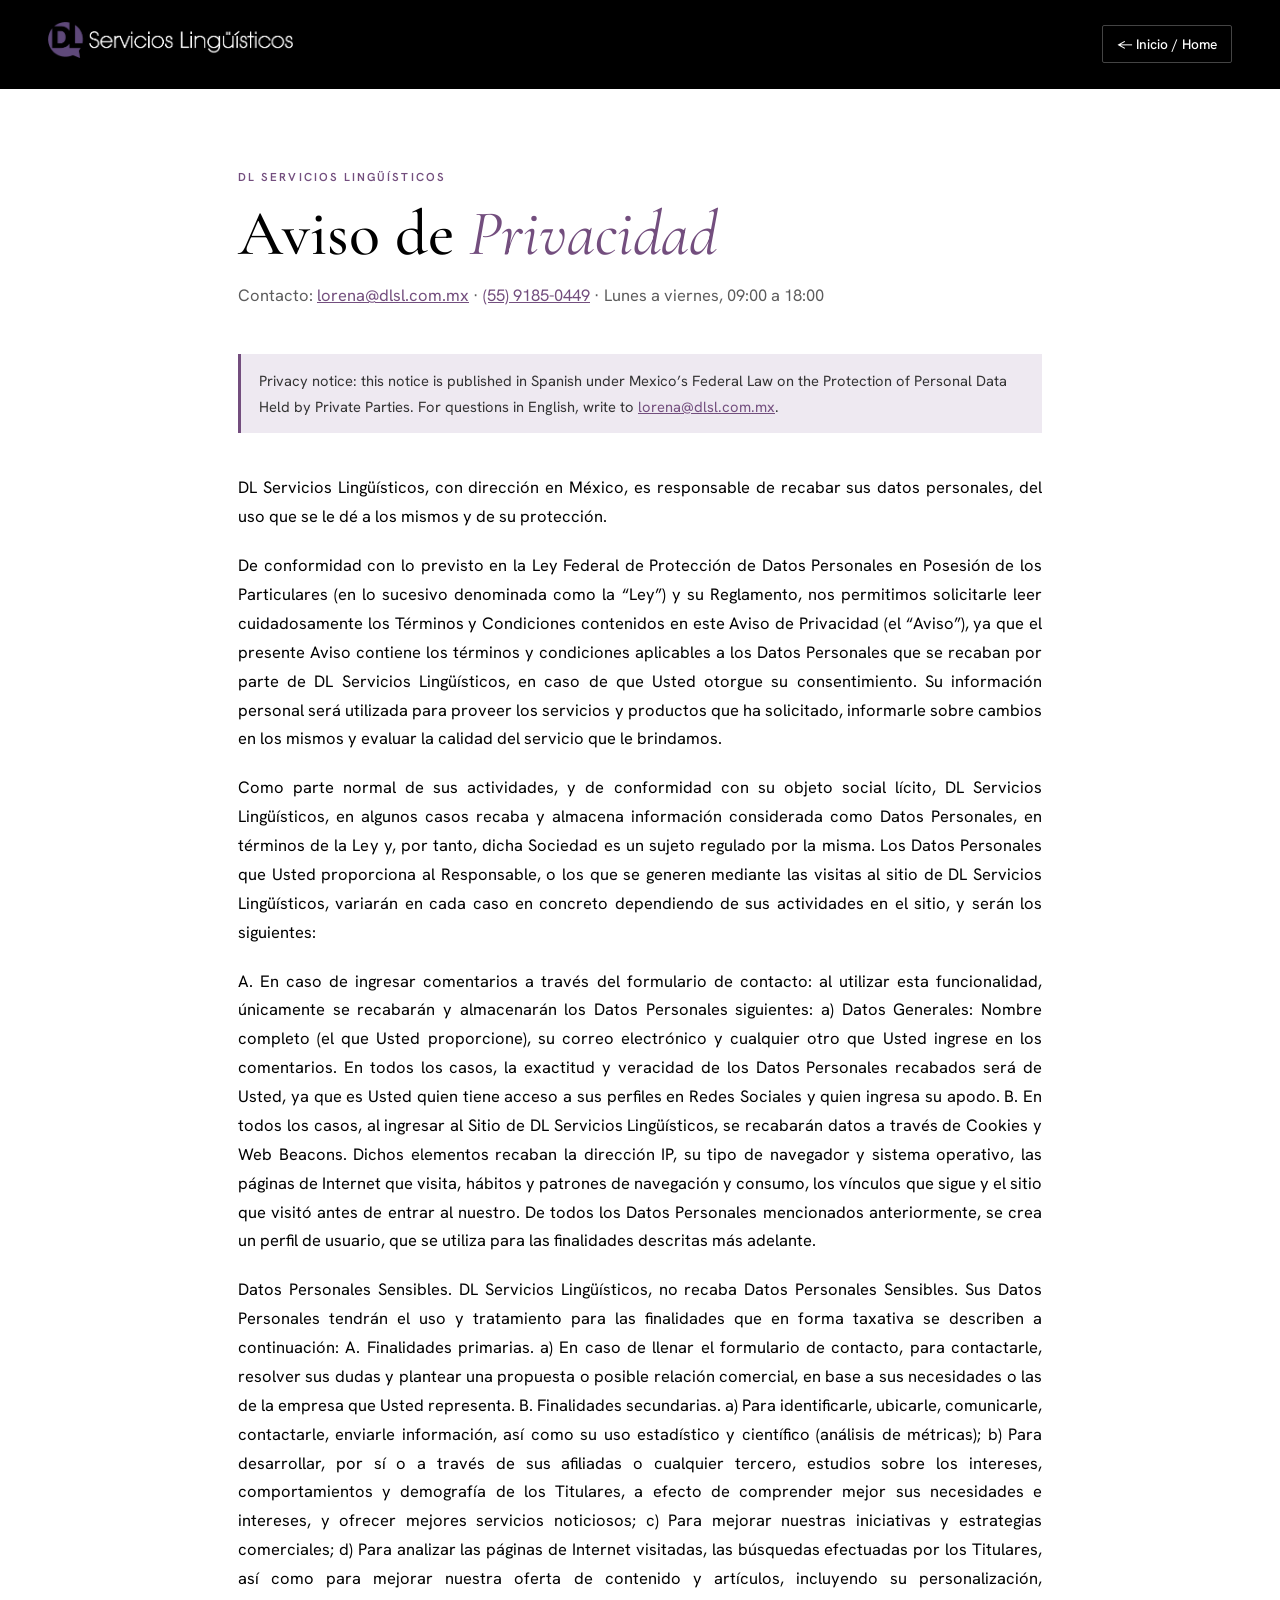
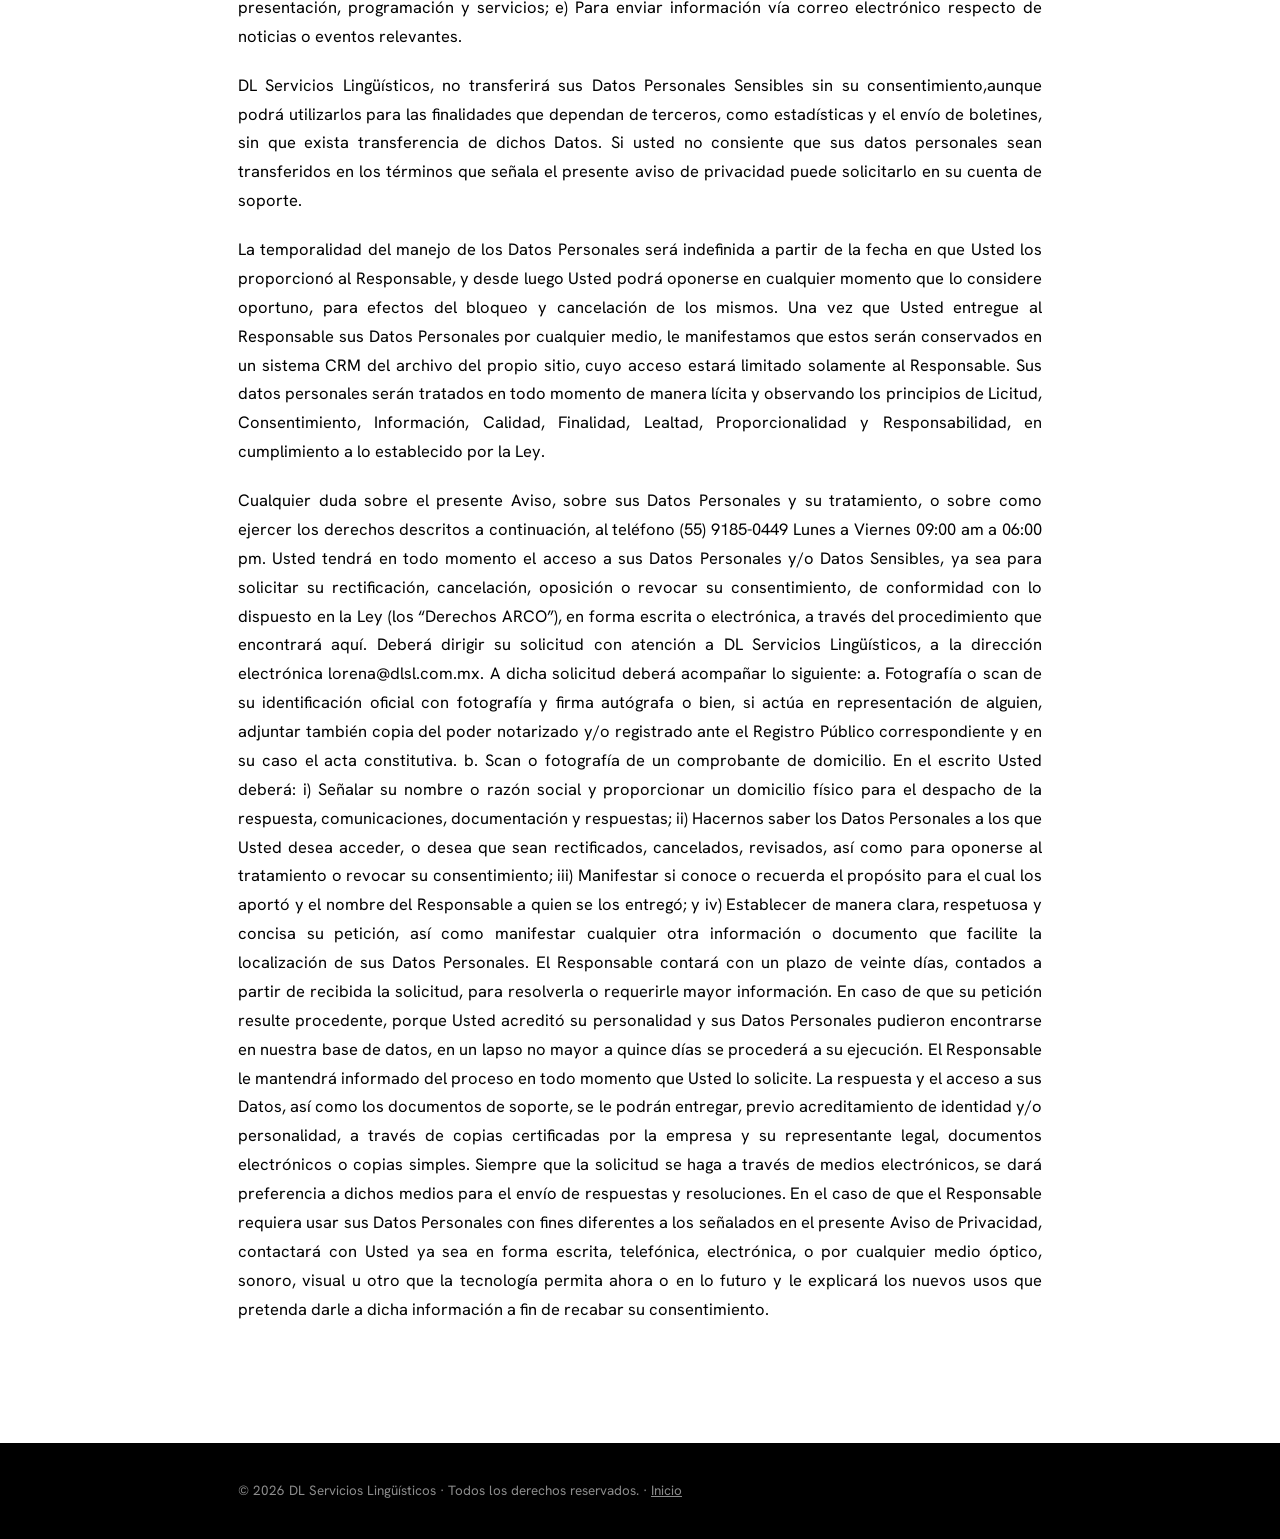
<file: aviso-de-privacidad/index.html>
<!DOCTYPE html><html lang="es"><head><meta charset="utf-8"><meta name="viewport" content="width=device-width,initial-scale=1">
<title>Aviso de Privacidad | DL Servicios Lingüísticos</title>
<meta name="description" content="Aviso de Privacidad de DL Servicios Lingüísticos, conforme a la Ley Federal de Protección de Datos Personales en Posesión de los Particulares.">
<link rel="canonical" href="https://lalo0790.github.io/dlsl-web/aviso-de-privacidad/">
<meta name="theme-color" content="#000000"><link rel="icon" href="../favicon.ico" sizes="any"><link rel="icon" type="image/png" sizes="32x32" href="../assets/fav-32.png"><link rel="apple-touch-icon" href="../assets/fav-180.png">
<link rel="preconnect" href="https://fonts.googleapis.com"><link rel="preconnect" href="https://fonts.gstatic.com" crossorigin>
<link href="https://fonts.googleapis.com/css2?family=Cormorant+Garamond:ital,wght@0,500;1,400&family=Hanken+Grotesk:wght@400;500;600&display=swap" rel="stylesheet">
<style>
:root{--ac:#734E7E;--acd:#5F497A;--mu:#5c5c5c;--disp:'Cormorant Garamond',Georgia,serif;--sans:'Hanken Grotesk',system-ui,sans-serif}
*{box-sizing:border-box;margin:0;padding:0}body{font:400 16.5px/1.75 var(--sans);color:#000;background:#fff;-webkit-font-smoothing:antialiased}
header{background:#000;padding:22px 0}.w{max-width:860px;margin:0 auto;padding:0 28px}header .w{display:flex;align-items:center;justify-content:space-between;gap:16px;max-width:1240px}
header img{height:36px;width:auto}header a.b{color:#fff;text-decoration:none;font:500 .86rem var(--sans);border:1px solid #444;padding:9px 14px;border-radius:2px}header a.b:hover{background:var(--ac);border-color:var(--ac)}
main{padding:80px 0 100px}.kk{font:600 .72rem var(--sans);letter-spacing:.18em;text-transform:uppercase;color:var(--ac)}
h1{font:500 clamp(2.4rem,6vw,4rem)/1.05 var(--disp);margin:16px 0 14px}h1 em{color:var(--ac);font-weight:400}
.lead{color:var(--mu);margin-bottom:44px}p{margin:0 0 20px;text-align:justify;hyphens:auto}
.en{background:#eee9f1;border-left:3px solid var(--ac);padding:14px 18px;font-size:.92rem;color:#333;margin-bottom:40px;text-align:left}
a{color:var(--ac)}footer{background:#000;color:#8c8c8c;font-size:.84rem;padding:36px 0}footer a{color:#8c8c8c}
@media(max-width:600px){header img{height:26px}main{padding:56px 0 70px}p{text-align:left}}
</style></head><body>
<header><div class="w"><a href="../"><img src="../assets/logo-negro.png" alt="DL Servicios Lingüísticos" width="523" height="77"></a><a class="b" href="../">← Inicio / Home</a></div></header>
<main><div class="w"><div class="kk">DL Servicios Lingüísticos</div><h1>Aviso de <em>Privacidad</em></h1>
<p class="lead">Contacto: <a href="mailto:lorena@dlsl.com.mx">lorena@dlsl.com.mx</a> · <a href="tel:+525591850449">(55) 9185-0449</a> · Lunes a viernes, 09:00 a 18:00</p>
<p class="en" lang="en">Privacy notice: this notice is published in Spanish under Mexico’s Federal Law on the Protection of Personal Data Held by Private Parties. For questions in English, write to <a href="mailto:lorena@dlsl.com.mx">lorena@dlsl.com.mx</a>.</p>
<p>DL Servicios Lingüísticos, con dirección en México, es responsable de recabar sus datos personales, del uso que se le dé a los mismos y de su protección.</p>
<p>De conformidad con lo previsto en la Ley Federal de Protección de Datos Personales en Posesión de los Particulares (en lo sucesivo denominada como la “Ley”) y su Reglamento, nos permitimos solicitarle leer cuidadosamente los Términos y Condiciones contenidos en este Aviso de Privacidad (el “Aviso”), ya que el presente Aviso contiene los términos y condiciones aplicables a los Datos Personales que se recaban por parte de  DL Servicios Lingüísticos, en caso de que Usted otorgue su consentimiento. Su información personal será utilizada para proveer los servicios y productos que ha solicitado, informarle sobre cambios en los mismos y evaluar la calidad del servicio que le brindamos.</p>
<p>Como parte normal de sus actividades, y de conformidad con su objeto social lícito,  DL Servicios Lingüísticos, en algunos casos recaba y almacena información considerada como Datos Personales, en términos de la Ley y, por tanto, dicha Sociedad es un sujeto regulado por la misma. Los Datos Personales que Usted proporciona al Responsable, o los que se generen mediante las visitas al sitio de  DL Servicios Lingüísticos, variarán en cada caso en concreto dependiendo de sus actividades en el sitio, y serán los siguientes:</p>
<p>A. En caso de ingresar comentarios a través del formulario de contacto: al utilizar esta funcionalidad, únicamente se recabarán y almacenarán los Datos Personales siguientes: a) Datos Generales: Nombre completo (el que Usted proporcione), su correo electrónico y cualquier otro que Usted ingrese en los comentarios. En todos los casos, la exactitud y veracidad de los Datos Personales recabados será de Usted, ya que es Usted quien tiene acceso a sus perfiles en Redes Sociales y quien ingresa su apodo. B. En todos los casos, al ingresar al Sitio de  DL Servicios Lingüísticos, se recabarán datos a través de Cookies y Web Beacons. Dichos elementos recaban la dirección IP, su tipo de navegador y sistema operativo, las páginas de Internet que visita, hábitos y patrones de navegación y consumo, los vínculos que sigue y el sitio que visitó antes de entrar al nuestro. De todos los Datos Personales mencionados anteriormente, se crea un perfil de usuario, que se utiliza para las finalidades descritas más adelante.</p>
<p>Datos Personales Sensibles.  DL Servicios Lingüísticos, no recaba Datos Personales Sensibles. Sus Datos Personales tendrán el uso y tratamiento para las finalidades que en forma taxativa se describen a continuación: A. Finalidades primarias. a) En caso de llenar el formulario de contacto, para contactarle, resolver sus dudas y plantear una propuesta o posible relación comercial, en base a sus necesidades o las de la empresa que Usted representa. B. Finalidades secundarias. a) Para identificarle, ubicarle, comunicarle, contactarle, enviarle información, así como su uso estadístico y científico (análisis de métricas); b) Para desarrollar, por sí o a través de sus afiliadas o cualquier tercero, estudios sobre los intereses, comportamientos y demografía de los Titulares, a efecto de comprender mejor sus necesidades e intereses, y ofrecer mejores servicios noticiosos; c) Para mejorar nuestras iniciativas y estrategias comerciales; d) Para analizar las páginas de Internet visitadas, las búsquedas efectuadas por los Titulares, así como para mejorar nuestra oferta de contenido y artículos, incluyendo su personalización, presentación, programación y servicios; e) Para enviar información vía correo electrónico respecto de noticias o eventos relevantes.</p>
<p>DL Servicios Lingüísticos, no transferirá sus Datos Personales Sensibles sin su consentimiento,aunque podrá utilizarlos para las finalidades que dependan de terceros, como estadísticas y el envío de boletines, sin que exista transferencia de dichos Datos. Si usted no consiente que sus datos personales sean transferidos en los términos que señala el presente aviso de privacidad puede solicitarlo en su cuenta de soporte.</p>
<p>La temporalidad del manejo de los Datos Personales será indefinida a partir de la fecha en que Usted los proporcionó al Responsable, y desde luego Usted podrá oponerse en cualquier momento que lo considere oportuno, para efectos del bloqueo y cancelación de los mismos. Una vez que Usted entregue al Responsable sus Datos Personales por cualquier medio, le manifestamos que estos serán conservados en un sistema CRM del archivo del propio sitio, cuyo acceso estará limitado solamente al Responsable. Sus datos personales serán tratados en todo momento de manera lícita y observando los principios de Licitud, Consentimiento, Información, Calidad, Finalidad, Lealtad, Proporcionalidad y Responsabilidad, en cumplimiento a lo establecido por la Ley.</p>
<p>Cualquier duda sobre el presente Aviso, sobre sus Datos Personales y su tratamiento, o sobre como ejercer los derechos descritos a continuación, al teléfono (55) 9185-0449 Lunes a Viernes 09:00 am a 06:00 pm. Usted tendrá en todo momento el acceso a sus Datos Personales y/o Datos Sensibles, ya sea para solicitar su rectificación, cancelación, oposición o revocar su consentimiento, de conformidad con lo dispuesto en la Ley (los “Derechos ARCO”), en forma escrita o electrónica, a través del procedimiento que encontrará aquí. Deberá dirigir su solicitud con atención a  DL Servicios Lingüísticos, a la dirección electrónica lorena@dlsl.com.mx. A dicha solicitud deberá acompañar lo siguiente: a. Fotografía o scan de su identificación oficial con fotografía y firma autógrafa o bien, si actúa en representación de alguien, adjuntar también copia del poder notarizado y/o registrado ante el Registro Público correspondiente y en su caso el acta constitutiva. b. Scan o fotografía de un comprobante de domicilio. En el escrito Usted deberá: i) Señalar su nombre o razón social y proporcionar un domicilio físico para el despacho de la respuesta, comunicaciones, documentación y respuestas; ii) Hacernos saber los Datos Personales a los que Usted desea acceder, o desea que sean rectificados, cancelados, revisados, así como para oponerse al tratamiento o revocar su consentimiento; iii) Manifestar si conoce o recuerda el propósito para el cual los aportó y el nombre del Responsable a quien se los entregó; y iv) Establecer de manera clara, respetuosa y concisa su petición, así como manifestar cualquier otra información o documento que facilite la localización de sus Datos Personales. El Responsable contará con un plazo de veinte días, contados a partir de recibida la solicitud, para resolverla o requerirle mayor información. En caso de que su petición resulte procedente, porque Usted acreditó su personalidad y sus Datos Personales pudieron encontrarse en nuestra base de datos, en un lapso no mayor a quince días se procederá a su ejecución. El Responsable le mantendrá informado del proceso en todo momento que Usted lo solicite. La respuesta y el acceso a sus Datos, así como los documentos de soporte, se le podrán entregar, previo acreditamiento de identidad y/o personalidad, a través de copias certificadas por la empresa y su representante legal, documentos electrónicos o copias simples. Siempre que la solicitud se haga a través de medios electrónicos, se dará preferencia a dichos medios para el envío de respuestas y resoluciones. En el caso de que el Responsable requiera usar sus Datos Personales con fines diferentes a los señalados en el presente Aviso de Privacidad, contactará con Usted ya sea en forma escrita, telefónica, electrónica, o por cualquier medio óptico, sonoro, visual u otro que la tecnología permita ahora o en lo futuro y le explicará los nuevos usos que pretenda darle a dicha información a fin de recabar su consentimiento.</p>
</div></main>
<footer><div class="w">© 2026 DL Servicios Lingüísticos · Todos los derechos reservados. · <a href="../">Inicio</a></div></footer>
</body></html>
</file>
<file: v2.css>
@font-face{font-family:"Instrument Serif";src:url(fonts/is-regular.woff2) format("woff2");font-weight:400;font-style:normal;font-display:swap}
@font-face{font-family:"Instrument Serif";src:url(fonts/is-italic.woff2) format("woff2");font-weight:400;font-style:italic;font-display:swap}
@font-face{font-family:"Inter Tight";src:url(fonts/intertight.woff2) format("woff2");font-weight:400 600;font-style:normal;font-display:swap}
:root{--ink:#120e15;--ink2:#1b1520;--ink3:#271f2d;--paper:#f4efe8;--paper2:#ebe4da;--line:rgba(18,14,21,.14);--lined:rgba(244,239,232,.14);--plum:#5f497a;--plum2:#734e7e;--lilac:#b9a3c9;--lilac2:#d9cce3;--mu:#6b6370;--mud:#a89fae;
--serif:"Instrument Serif","Iowan Old Style",Georgia,serif;--sans:"Inter Tight",-apple-system,BlinkMacSystemFont,"Segoe UI",system-ui,sans-serif;--ease:cubic-bezier(.16,1,.3,1);--pad:clamp(20px,5.2vw,72px);
--grain:url("data:image/svg+xml,%3Csvg xmlns='http://www.w3.org/2000/svg' width='160' height='160'%3E%3Cfilter id='n'%3E%3CfeTurbulence type='fractalNoise' baseFrequency='.85' numOctaves='2' stitchTiles='stitch'/%3E%3CfeColorMatrix values='0 0 0 0 1 0 0 0 0 1 0 0 0 0 1 0 0 0 .5 0'/%3E%3C/filter%3E%3Crect width='100%25' height='100%25' filter='url(%23n)'/%3E%3C/svg%3E")}
*,*::before,*::after{box-sizing:border-box;margin:0;padding:0}
html{-webkit-text-size-adjust:100%;scroll-behavior:smooth;scroll-padding-top:72px}
body{background:var(--paper);color:var(--ink);font:400 16px/1.6 var(--sans);-webkit-font-smoothing:antialiased;-moz-osx-font-smoothing:grayscale;overflow-x:clip;text-rendering:optimizeLegibility}
img,svg{display:block;max-width:100%}a{color:inherit}button{font:inherit;color:inherit;background:none;border:0;cursor:pointer}ol,ul{list-style:none}
::selection{background:var(--plum2);color:#fff}
:focus-visible{outline:2px solid var(--lilac);outline-offset:3px;border-radius:2px}
.skip{position:absolute;left:12px;top:-60px;z-index:200;background:var(--paper);color:var(--ink);padding:10px 14px;border-radius:4px}.skip:focus{top:12px}
.w{width:100%;max-width:1400px;margin:0 auto;padding:0 var(--pad)}
h1,h2,h3{font-family:var(--serif);font-weight:400;letter-spacing:-.015em;line-height:1}
em{font-style:italic}
h2{font-size:clamp(2.7rem,7.2vw,6rem);line-height:.98}h2 em{color:var(--plum2)}.dark h2 em,.close h2 em{color:var(--lilac)}
h3{font-size:clamp(1.6rem,2.4vw,2.2rem);line-height:1.05}
.eyebrow{display:flex;align-items:center;gap:14px;font:500 .72rem/1.2 var(--sans);letter-spacing:.2em;text-transform:uppercase;color:var(--plum2);margin-bottom:26px}
.eyebrow .n{font-variant-numeric:tabular-nums;color:var(--mu)}.eyebrow .n::after{content:"";display:inline-block;width:36px;height:1px;background:currentColor;opacity:.5;vertical-align:middle;margin-left:14px}
.dark .eyebrow,.close .eyebrow{color:var(--lilac)}.dark .eyebrow .n,.close .eyebrow .n{color:var(--mud)}
.sub{font-size:clamp(1rem,1.3vw,1.15rem);color:var(--mu);max-width:34em;margin-top:22px}.dark .sub,.close .sub{color:var(--mud)}
.sec{position:relative;padding:clamp(96px,14vw,180px) 0}
.light{background:var(--paper)}.dark{background:var(--ink);color:var(--paper)}.tint{background:#e9e1ec;overflow-x:clip}
.dark::before,.close::before,.ft::before{content:"";position:absolute;inset:0;background:var(--grain);opacity:.05;pointer-events:none;z-index:1}
.dark>.w,.close>.w,.ft>.w{position:relative;z-index:2}
/* buttons */
.btn{position:relative;display:inline-flex;align-items:center;justify-content:center;gap:12px;min-height:54px;padding:0 26px;border-radius:999px;font:500 .95rem/1 var(--sans);letter-spacing:.01em;text-decoration:none;overflow:hidden;isolation:isolate;transition:color .45s var(--ease),border-color .45s var(--ease),transform .2s}
.btn::before{content:"";position:absolute;inset:0;z-index:-1;border-radius:inherit;transform:translateY(101%);transition:transform .55s var(--ease)}
.btn:hover::before{transform:none}.btn:active{transform:scale(.98)}
.btn .ar{width:18px;height:18px;fill:none;stroke:currentColor;stroke-width:1.6;stroke-linecap:round;stroke-linejoin:round;transition:transform .45s var(--ease)}.btn:hover .ar{transform:translateX(4px)}
.btn .wi{width:18px;height:18px;fill:currentColor}
.b1{background:var(--paper);color:var(--ink)}.b1::before{background:var(--lilac)}
.b2{border:1px solid rgba(244,239,232,.32);color:var(--paper)}.b2::before{background:var(--paper)}.b2:hover{color:var(--ink);border-color:var(--paper)}
.light .b1,.tint .b1.dkb{background:var(--ink);color:var(--paper)}.light .b1::before,.tint .b1::before{background:var(--plum)}
.cta{display:flex;flex-wrap:wrap;gap:12px;margin-top:38px}
/* header */
.hd{position:fixed;inset:0 0 auto;z-index:80;display:flex;align-items:center;gap:28px;height:72px;padding:0 var(--pad);padding-top:env(safe-area-inset-top);color:var(--paper);transition:background .5s var(--ease),color .5s var(--ease),transform .5s var(--ease),box-shadow .5s}
.hd.s{background:rgba(18,14,21,.72);-webkit-backdrop-filter:saturate(1.4) blur(16px);backdrop-filter:saturate(1.4) blur(16px);box-shadow:0 1px 0 var(--lined)}
.hd.lt{color:var(--ink)}.hd.lt.s{background:rgba(244,239,232,.78);box-shadow:0 1px 0 var(--line)}
.hd.hide{transform:translateY(-100%)}
.lg{position:relative;flex:0 0 auto;display:block}.lg img{height:30px;width:auto;transition:opacity .4s}.lg .lg-d{position:absolute;inset:0;opacity:0}.hd.lt .lg-w{opacity:0}.hd.lt .lg-d{opacity:1}
.nv{display:flex;gap:30px;margin-left:auto}.nv a{position:relative;text-decoration:none;font-size:.88rem;opacity:.78;transition:opacity .3s}.nv a:hover{opacity:1}
.nv a::after{content:"";position:absolute;left:0;right:0;bottom:-6px;height:1px;background:currentColor;transform:scaleX(0);transform-origin:right;transition:transform .5s var(--ease)}.nv a:hover::after{transform:scaleX(1);transform-origin:left}
.hd-r{display:flex;align-items:center;gap:12px;margin-left:24px}
.lang{display:inline-flex;align-items:center;border:1px solid currentColor;border-color:color-mix(in srgb,currentColor 35%,transparent);border-radius:999px;padding:3px;min-height:40px;font:600 .7rem/1 var(--sans);letter-spacing:.12em}
.lang span{padding:9px 10px;border-radius:999px;transition:background .4s var(--ease),color .4s}
.lang span.on{background:currentColor}.lang span.on{color:var(--ink);background:var(--paper)}.hd.lt .lang span.on{background:var(--ink);color:var(--paper)}
.pill{display:inline-flex;align-items:center;min-height:40px;padding:0 18px;border-radius:999px;background:var(--paper);color:var(--ink);text-decoration:none;font:500 .85rem/1 var(--sans);transition:background .3s}.pill:hover{background:var(--lilac)}.hd.lt .pill{background:var(--ink);color:var(--paper)}
.mb{display:none;align-items:center;gap:10px;min-height:40px;padding:0 4px 0 8px;font:500 .85rem/1 var(--sans)}
.mb i{position:relative;width:22px;height:10px}.mb i::before,.mb i::after{content:"";position:absolute;left:0;right:0;height:1.5px;background:currentColor;transition:transform .5s var(--ease),top .5s var(--ease)}.mb i::before{top:0}.mb i::after{top:8px}
.menu-open .mb i::before{top:4px;transform:rotate(45deg)}.menu-open .mb i::after{top:4px;transform:rotate(-45deg)}
.mnav{position:fixed;inset:0;z-index:70;background:var(--ink);color:var(--paper);padding:110px var(--pad) 40px;display:flex;flex-direction:column;justify-content:space-between;clip-path:inset(0 0 100% 0);transition:clip-path .8s var(--ease);visibility:hidden}
.menu-open .mnav{clip-path:inset(0);visibility:visible}.menu-open .hd{color:var(--paper)!important;background:transparent!important;box-shadow:none!important}.menu-open .hd .lg-w{opacity:1!important}.menu-open .hd .lg-d{opacity:0!important}
.mnav nav a{display:flex;align-items:baseline;gap:16px;text-decoration:none;font:400 clamp(2.4rem,11vw,4rem)/1.12 var(--serif);border-bottom:1px solid var(--lined);padding:6px 0;opacity:0;transform:translateY(24px);transition:opacity .6s var(--ease),transform .8s var(--ease)}
.mnav nav a small{font:500 .7rem var(--sans);letter-spacing:.14em;color:var(--lilac);width:22px}
.menu-open .mnav nav a{opacity:1;transform:none}
.mnav nav a:nth-child(2){transition-delay:.04s}.mnav nav a:nth-child(3){transition-delay:.08s}.mnav nav a:nth-child(4){transition-delay:.12s}.mnav nav a:nth-child(5){transition-delay:.16s}.mnav nav a:nth-child(6){transition-delay:.2s}.mnav nav a:nth-child(7){transition-delay:.24s}
.mnav-f{display:flex;flex-direction:column;gap:6px;font-size:.92rem;color:var(--mud)}.mnav-f a{text-decoration:none}
body.menu-open{overflow:hidden}
/* hero */
.hero{position:relative;min-height:100vh;min-height:100svh;display:flex;flex-direction:column;justify-content:space-between;padding:calc(120px + env(safe-area-inset-top)) 0 28px;overflow:hidden}
.hero::after{content:"";position:absolute;width:80vmax;height:80vmax;left:50%;top:-30vmax;transform:translateX(-10%);background:radial-gradient(closest-side,rgba(115,78,126,.42),rgba(115,78,126,0));pointer-events:none;z-index:0}
.hero-in{position:relative;z-index:2;width:100%;max-width:1400px;margin:0 auto;padding:0 var(--pad);display:grid;grid-template-columns:1.15fr .85fr;gap:clamp(32px,5vw,90px);align-items:center;flex:1}
.hero .eyebrow{color:var(--lilac2);letter-spacing:.18em}
.dot{width:7px;height:7px;border-radius:50%;background:#7ee2a8;box-shadow:0 0 0 0 rgba(126,226,168,.6);animation:pulse 2.2s infinite}
@keyframes pulse{0%{box-shadow:0 0 0 0 rgba(126,226,168,.55)}70%{box-shadow:0 0 0 10px rgba(126,226,168,0)}100%{box-shadow:0 0 0 0 rgba(126,226,168,0)}}
h1{font-size:clamp(3.2rem,7.6vw,7.8rem);line-height:.92;letter-spacing:-.028em;max-width:11ch}
h1 em{color:var(--lilac);padding-right:.04em}
.hero-lead{margin-top:30px;max-width:30em;font-size:clamp(1rem,1.25vw,1.12rem);color:var(--mud)}
.hero-mk{position:relative;justify-self:center;width:min(100%,560px)}
.mk{width:100%;height:auto;overflow:visible}.hero-mk{contain:layout}
.mk-ring{stroke:rgba(185,163,201,.38);stroke-width:.25;stroke-dasharray:.6 1.4;transform-box:fill-box;transform-origin:center;animation:spin 60s linear infinite}
@keyframes spin{to{transform:rotate(360deg)}}
.mk-kb{transform-box:fill-box;transform-origin:50% 40%;animation:kb 18s var(--ease) infinite alternate}
@keyframes kb{from{transform:scale(1.02)}to{transform:scale(1.14) translate(-1.5%,1%)}}
.mk-line{stroke:var(--lilac);stroke-width:.32;opacity:.9}
.mk-cap{position:absolute;left:0;right:0;bottom:-6px;display:flex;justify-content:space-between;font:500 .66rem var(--sans);letter-spacing:.18em;text-transform:uppercase;color:var(--mud)}
.hero-foot{position:relative;z-index:2;width:100%;max-width:1400px;margin:44px auto 0;padding:22px calc(var(--pad) + 80px) 0 var(--pad);display:flex;align-items:center;justify-content:space-between;gap:24px}
.hero-foot::before{content:"";position:absolute;left:var(--pad);right:var(--pad);top:0;height:1px;background:var(--lined)}
.tx{display:flex;align-items:baseline;flex-wrap:wrap;gap:8px 12px;font-size:.95rem;min-height:1.6em}
.tx-l{font:600 .64rem/1 var(--sans);letter-spacing:.16em;color:var(--ink);background:var(--lilac);border-radius:3px;padding:4px 6px;position:relative;top:-2px}
#txTo{background:transparent;color:var(--lilac);box-shadow:inset 0 0 0 1px rgba(185,163,201,.6)}
.tx-w{font-family:var(--serif);font-size:1.3rem;letter-spacing:0;white-space:nowrap}.tx-b{font-style:italic;color:var(--lilac2)}
.tx-ar{width:16px;height:16px;fill:none;stroke:var(--mud);stroke-width:1.5;stroke-linecap:round;stroke-linejoin:round;align-self:center}
.cue{display:flex;align-items:center;gap:12px;text-decoration:none;font:500 .68rem var(--sans);letter-spacing:.2em;text-transform:uppercase;color:var(--mud)}
.cue i{position:relative;width:1px;height:38px;background:var(--lined);overflow:hidden}.cue i::after{content:"";position:absolute;left:0;top:-40%;width:1px;height:40%;background:var(--lilac);animation:drip 2.2s var(--ease) infinite}
@keyframes drip{to{top:100%}}
/* load-in */
.ld{animation:rise 1.3s var(--ease) both;animation-delay:var(--d,0s)}
@keyframes rise{from{opacity:0;transform:translateY(34px)}to{opacity:1;transform:none}}
.hero-mk.ld{animation-name:rise2}@keyframes rise2{from{opacity:0;transform:scale(.92)}to{opacity:1;transform:none}}
/* marquee */
.mq{background:var(--plum);color:var(--paper);overflow:hidden;padding:20px 0;border-block:1px solid rgba(255,255,255,.08)}
.mq-t{display:flex;width:max-content;animation:mq 38s linear infinite}
.mq-t span{font:italic 400 clamp(1.6rem,3.4vw,2.6rem)/1 var(--serif);padding:0 28px;white-space:nowrap;display:flex;align-items:center;gap:56px}
.mq-t span::after{content:"";width:9px;height:9px;border-radius:50%;background:var(--lilac);display:inline-block}
@keyframes mq{to{transform:translateX(-50%)}}
/* manifesto */
.manif{font:400 clamp(2.1rem,5.4vw,5rem)/1.06 var(--serif);letter-spacing:-.018em;max-width:20ch}
.manif .wd{transition:color .6s var(--ease)}.manif.js .wd{color:#8b838e}.manif .wd.hl{font-style:italic}.manif.js .wd.hl{color:#8d7899}.manif .wd.on{color:var(--ink)}.manif .wd.hl.on,.manif:not(.js) .wd.hl{color:var(--plum2)}
.stats{display:grid;grid-template-columns:repeat(4,1fr);margin-top:clamp(70px,9vw,130px);border-top:1px solid var(--ink)}
.stats div{padding:28px 24px 0 0}.stats div+div{padding-left:24px;border-left:1px solid var(--line)}
.stats dt{display:flex;align-items:flex-start;font:400 clamp(4rem,8.5vw,8.4rem)/.9 var(--serif);letter-spacing:-.04em;color:var(--ink)}
.stats dt b{font-weight:400;font-variant-numeric:tabular-nums}.stats sup{font-size:.45em;color:var(--plum2);margin-left:4px;font-style:italic;line-height:1}
.stats dd{margin-top:16px;font-size:.9rem;color:var(--mu);max-width:15em}
/* idiomas */
.langs{margin-top:48px;padding-top:36px;border-top:1px solid var(--line)}
.langs h3{font-size:clamp(1.9rem,3.2vw,2.9rem)}
.langs>p{margin-top:12px;color:var(--mu);max-width:38em}
.lglist{display:flex;flex-wrap:wrap;gap:8px;margin:22px 0 0;padding:0;list-style:none}
.lglist li{font:500 .82rem/1 var(--sans);letter-spacing:.04em;border:1px solid var(--line);padding:10px 14px;border-radius:999px;color:var(--ink);white-space:nowrap}
.lglist li.main{border-color:var(--plum2);color:var(--plum2)}
.langs .note{margin-top:16px}
/* chapters */
.chap-g{display:grid;grid-template-columns:.9fr 1.1fr;gap:clamp(40px,7vw,120px);align-items:start}
.chap.rev .chap-img{order:2}
.chap-img{position:sticky;top:110px}
.ph{position:relative;overflow:hidden;border-radius:2px;aspect-ratio:4/5;background:var(--paper2)}
.ph img{width:100%;height:100%;object-fit:cover;transform:scale(1.12);transition:transform 1.8s var(--ease)}
.rv.in .ph img,.ph.in img{transform:scale(1)}
.chap-img figcaption{display:flex;gap:14px;margin-top:14px;font:500 .7rem var(--sans);letter-spacing:.16em;text-transform:uppercase;color:var(--mu)}.chap-img figcaption span:first-child{font:italic 400 1rem/1 var(--serif);letter-spacing:0;color:var(--plum2)}
.rows{margin-top:56px;border-top:1px solid var(--line);counter-reset:r}
.row{position:relative;display:grid;grid-template-columns:64px 1fr;gap:18px;padding:30px 0 32px;border-bottom:1px solid var(--line)}
.row::before{content:"";position:absolute;left:0;bottom:-1px;height:1px;width:100%;background:var(--plum2);transform:scaleX(0);transform-origin:left;transition:transform .9s var(--ease)}
.row:hover::before{transform:scaleX(1)}
.ri{font:500 .75rem/2.6 var(--sans);letter-spacing:.12em;color:var(--plum2);font-variant-numeric:tabular-nums}
.row h3{font-size:clamp(1.9rem,3.2vw,2.9rem);transition:transform .7s var(--ease)}.row:hover h3{transform:translateX(8px)}
.row p{margin-top:10px;color:var(--mu);max-width:30em}
/* interpretación */
.interp{overflow:hidden}
.interp-bg{position:absolute;inset:0;z-index:0}.interp-bg img{width:100%;height:100%;object-fit:cover;opacity:.42;transform:scale(1.1)}
.interp-bg::after{content:"";position:absolute;inset:0;background:linear-gradient(180deg,var(--ink) 0%,rgba(18,14,21,.55) 35%,rgba(18,14,21,.75) 70%,var(--ink) 100%)}
.big{font-size:clamp(3.2rem,10vw,9.6rem);line-height:.9;letter-spacing:-.03em;max-width:12ch}
.modes{display:grid;grid-template-columns:repeat(3,1fr);margin-top:clamp(70px,9vw,130px);border-top:1px solid var(--lined)}
.mode{position:relative;padding:32px 28px 36px 0}.mode+.mode{padding-left:28px;border-left:1px solid var(--lined)}
.mode h3{font-size:clamp(2.2rem,3.6vw,3.4rem);margin-top:8px}.mode p{color:var(--mud);margin-top:12px;max-width:22em}.mode .ri{color:var(--lilac)}
.wave{width:120px;height:24px;margin-top:28px;fill:none;stroke:var(--lilac);stroke-width:1.2;stroke-linecap:round;stroke-linejoin:round;stroke-dasharray:240;stroke-dashoffset:240;transition:stroke-dashoffset 2.4s var(--ease) .3s}
.mode.in .wave{stroke-dashoffset:0}
/* sectores */
.sect-hd{max-width:900px}
.sl{display:flex;flex-wrap:wrap;gap:0;margin-top:clamp(56px,7vw,96px);border-top:1px solid var(--lined)}
.sl li{display:flex;align-items:baseline;gap:10px;padding:18px 30px 18px 0;margin-right:30px;border-bottom:1px solid var(--lined);flex:0 0 auto;transition:color .4s,opacity .6s var(--ease),transform .8s var(--ease)}
.sl li .a{font:400 clamp(1.5rem,2.6vw,2.3rem)/1.05 var(--serif);letter-spacing:-.01em}
.sl li .b{font:italic 400 .98rem/1 var(--serif);color:var(--lilac);opacity:.75}
.sl li:hover .a{color:var(--lilac)}
.sl.pre li{opacity:0;transform:translateY(16px)}
/* nosotros */
.hd2{max-width:960px}
.team{display:grid;grid-template-columns:1fr 1fr;gap:clamp(40px,6vw,96px);margin-top:clamp(56px,7vw,100px)}
.pc{border-top:1px solid var(--ink);padding-top:34px}
.pc-top{display:flex;align-items:center;justify-content:space-between;margin-bottom:34px}
.mono{position:relative;display:grid;place-items:center;flex:0 0 auto;width:92px;height:92px}.mono svg{position:absolute;inset:0;width:100%;height:100%}.mono path{fill:var(--plum2)}.mono b{position:relative;top:-2%;font:400 34px/1 var(--serif);color:var(--paper);letter-spacing:.5px}
.yrs{text-align:right}.yrs b{display:block;font:400 clamp(3.6rem,6vw,5.4rem)/.85 var(--serif);letter-spacing:-.04em}.yrs span{font-size:.8rem;color:var(--mu);letter-spacing:.02em}
.pc h3{font-size:clamp(2.2rem,3.4vw,3.2rem)}.pc .role{font:500 .72rem var(--sans);letter-spacing:.18em;text-transform:uppercase;color:var(--plum2);margin:12px 0 18px}.pc p:not(.role){color:var(--mu);font-size:.98rem;max-width:36em}
.pull{margin:clamp(80px,10vw,140px) 0 0;padding-left:clamp(0px,8vw,160px);position:relative}
.pull p{font:italic 400 clamp(1.8rem,3.6vw,3.3rem)/1.12 var(--serif);letter-spacing:-.01em;max-width:24ch}
.pull::before{content:"“";position:absolute;left:0;top:-.1em;font:400 clamp(5rem,10vw,9rem)/1 var(--serif);color:var(--plum2);opacity:.85}
.mvv{display:grid;grid-template-columns:repeat(3,1fr);gap:0;margin-top:clamp(80px,9vw,130px);border-top:1px solid var(--ink)}
.mvv div{padding:30px 30px 0 0}.mvv div+div{padding-left:30px;border-left:1px solid var(--line)}
.rn{font:italic 400 1.2rem var(--serif);color:var(--plum2)}.mvv h3{margin:10px 0 16px;font-size:clamp(2rem,2.8vw,2.6rem)}.mvv p{color:var(--mu);font-size:.95rem}
.clients{margin-top:clamp(80px,9vw,130px)}
.cl{display:flex;flex-wrap:wrap;gap:6px 0;border-top:1px solid var(--line);padding-top:22px}
.cl li{font:400 clamp(1.3rem,2vw,1.8rem)/1.35 var(--serif);color:var(--ink);opacity:.85}.cl li:not(:last-child)::after{content:"/";color:var(--plum2);opacity:.5;margin:0 .55em}
/* asistente */
.bot{display:grid;grid-template-columns:1fr 1fr;gap:clamp(40px,6vw,100px);align-items:start}
.feats2{margin:40px 0 36px;border-top:1px solid rgba(95,73,122,.25);counter-reset:f}
.feats2 li{display:grid;grid-template-columns:42px 1fr;gap:4px 12px;padding:18px 0;border-bottom:1px solid rgba(95,73,122,.25);counter-increment:f}
.feats2 li::before{content:counter(f,decimal-leading-zero);grid-row:span 2;font:italic 400 1.15rem/1.4 var(--serif);color:var(--plum2)}
.feats2 b{font-weight:600;font-size:1rem}.feats2 span{color:var(--mu);font-size:.93rem}
.phone-wrap{position:sticky;top:110px;display:flex;justify-content:center}
.phone-wrap::before{content:"";position:absolute;width:min(520px,100%);aspect-ratio:1;border-radius:50%;background:radial-gradient(closest-side,rgba(115,78,126,.35),rgba(115,78,126,0));top:6%;z-index:0}
.phone{position:relative;z-index:1;width:360px;max-width:100%;height:720px;border-radius:54px;background:#0f0c11;padding:11px;box-shadow:0 50px 100px -20px rgba(40,25,55,.45),0 0 0 1px #2c2430,inset 0 0 0 2px #3a3140}
.phone::before{content:"";position:absolute;top:22px;left:50%;transform:translateX(-50%);width:98px;height:28px;border-radius:20px;background:#000;z-index:5}
.phone .dlc{border-radius:43px;height:100%}.phone .dlc-top{padding-top:46px}
/* proceso */
.steps{display:grid;grid-template-columns:repeat(3,1fr);gap:clamp(28px,4vw,56px);margin-top:clamp(56px,7vw,100px);position:relative}
.steps::before{content:"";position:absolute;left:0;right:0;top:0;height:1px;background:var(--ink);transform:scaleX(0);transform-origin:left;transition:transform 1.6s var(--ease)}
.steps.in::before{transform:scaleX(1)}
.steps li{padding-top:30px}.num{display:block;font:italic 400 clamp(4.4rem,7vw,6.6rem)/.9 var(--serif);color:var(--plum2);margin-bottom:26px;letter-spacing:-.03em}
.steps p{color:var(--mu);margin-top:12px}
/* cotiza */
.qt-g{display:grid;grid-template-columns:.9fr 1.1fr;gap:clamp(40px,7vw,120px);align-items:start}
.ticks{margin-top:34px;border-top:1px solid var(--lined)}.ticks li{display:flex;gap:14px;align-items:center;padding:14px 0;border-bottom:1px solid var(--lined);font-size:.95rem}
.ticks li::before{content:"";width:16px;height:1px;background:var(--lilac)}
.qt-img{margin-top:44px;overflow:hidden;border-radius:2px;aspect-ratio:3/2}.qt-img img{width:100%;height:100%;object-fit:cover;filter:grayscale(.3) contrast(1.05)}
.qf{display:grid;grid-template-columns:1fr 1fr;gap:12px 28px;background:var(--ink2);border:1px solid var(--lined);border-radius:4px;padding:clamp(26px,4vw,52px)}
.qf .f{grid-column:1/-1}
.fld{position:relative;padding-top:20px}
.fld input,.fld select,.fld textarea{width:100%;font:400 1.05rem/1.4 var(--sans);color:var(--paper);background:transparent;border:0;border-bottom:1px solid rgba(244,239,232,.25);border-radius:0;padding:10px 0;outline:none;-webkit-appearance:none;appearance:none;transition:border-color .3s}
.fld textarea{resize:vertical;min-height:90px}
.fld select{background-image:url("data:image/svg+xml,%3Csvg xmlns='http://www.w3.org/2000/svg' viewBox='0 0 24 24' fill='none' stroke='%23b9a3c9' stroke-width='1.6'%3E%3Cpath d='M6 9l6 6 6-6'/%3E%3C/svg%3E");background-repeat:no-repeat;background-position:right center;background-size:18px}
.fld select option{color:#111}
.fld label{position:absolute;left:0;top:30px;font-size:1rem;color:var(--mud);pointer-events:none;transform-origin:left top;transition:transform .45s var(--ease),color .3s}
.fld input:focus~label,.fld input:not(:placeholder-shown)~label,.fld textarea:focus~label,.fld textarea:not(:placeholder-shown)~label,.fld label.up{transform:translateY(-26px) scale(.74);color:var(--lilac);letter-spacing:.06em;text-transform:uppercase}
.fld label.up{transform:translateY(-26px) scale(.74)}
.fld input:focus,.fld textarea:focus,.fld select:focus{border-color:var(--lilac)}
.fsend{display:flex;flex-wrap:wrap;align-items:center;gap:16px 24px;margin-top:18px}
.mlink{font-size:.9rem;color:var(--lilac);text-underline-offset:4px}
.fnote{flex:1 1 100%;font-size:.82rem;color:var(--mud);line-height:1.55}.fnote a{color:var(--lilac)}
.ferr{flex:1 1 100%;font-size:.88rem;color:#ff9b9b}.ferr:empty{display:none}
/* cierre */
.close{background:var(--ink);color:var(--paper);overflow:hidden;padding-bottom:clamp(70px,8vw,110px)}
.close-bg{position:absolute;inset:0;z-index:0}.close-bg img{width:100%;height:100%;object-fit:cover;opacity:.5}
.close-bg::after{content:"";position:absolute;inset:0;background:linear-gradient(180deg,var(--ink) 0%,rgba(18,14,21,.45) 40%,rgba(18,14,21,.92) 85%,var(--ink) 100%)}
.huge{font-size:clamp(5rem,19vw,19rem);line-height:.82;letter-spacing:-.045em}.huge em{color:var(--lilac)}
.ct{display:grid;grid-template-columns:repeat(4,1fr);margin-top:clamp(80px,10vw,150px);border-top:1px solid var(--lined)}
.ct div{padding:26px 22px 0 0}.ct div+div{padding-left:22px;border-left:1px solid var(--lined)}
.ct h3{font:500 .7rem var(--sans);letter-spacing:.18em;text-transform:uppercase;color:var(--lilac);margin-bottom:14px}
.ct a,.ct p{display:block;font-size:.98rem;line-height:1.75;text-decoration:none;color:var(--paper)}.ct a:hover{color:var(--lilac)}
/* footer */
.ft{position:relative;background:var(--ink);color:var(--mud);padding:70px 0 calc(28px + env(safe-area-inset-bottom));overflow:hidden;border-top:1px solid var(--lined)}
.ft-g{display:flex;justify-content:space-between;gap:40px;flex-wrap:wrap}.ft-g img{height:40px;width:auto}.ft-g p{margin-top:16px;max-width:22em;font-size:.9rem}
.ft nav{display:grid;grid-template-columns:repeat(2,auto);gap:8px 48px;font-size:.92rem}.ft nav a{text-decoration:none;color:var(--paper);opacity:.8}.ft nav a:hover{opacity:1;color:var(--lilac)}
.ft-wm{font:italic 400 clamp(10rem,36vw,30rem)/.78 var(--serif);letter-spacing:-.06em;color:transparent;-webkit-text-stroke:1px rgba(185,163,201,.28);margin:40px 0 10px;user-select:none}
.ft-b{display:flex;justify-content:space-between;flex-wrap:wrap;gap:10px;font-size:.8rem;border-top:1px solid var(--lined);padding-top:22px}
/* wa fab */
.wa{position:fixed;right:22px;bottom:22px;width:60px;height:60px;border-radius:50%;display:grid;place-items:center;z-index:60;background:#25D366;box-shadow:0 10px 28px rgba(0,0,0,.28)}
.wa svg{width:30px;height:30px;fill:#fff}
/* reveal */
.rvok .rv{opacity:0;transform:translateY(28px);transition:opacity 1s var(--ease),transform 1.2s var(--ease)}
.rvok .rv.in{opacity:1;transform:none}
/* responsive */
@media (max-width:1100px){.nv{display:none}.mb{display:inline-flex}.hd-r{margin-left:auto}}
@media (max-width:900px){
 .hero-in{grid-template-columns:1fr;gap:28px;align-content:start}
 .hero-mk{order:-1;width:min(64vw,330px);justify-self:start;margin-left:-2px}
 .mk-cap{display:none}
 .chap-g,.qt-g,.bot{grid-template-columns:1fr}.chap.rev .chap-img{order:0}.chap-img{position:relative;top:0}
 .ph{aspect-ratio:4/3}
 .team{grid-template-columns:1fr}
 .phone-wrap{position:relative;top:0}.tint{overflow:hidden}
 .stats{grid-template-columns:1fr 1fr}.stats div:nth-child(3){padding-left:0;border-left:0}.stats div:nth-child(n+3){border-top:1px solid var(--line);margin-top:28px}
 .modes,.mvv,.steps{grid-template-columns:1fr}.mode+.mode,.mvv div+div{padding-left:0;border-left:0;border-top:1px solid var(--lined)}.mvv div+div{border-top-color:var(--line)}.mvv div{padding-bottom:30px}
 .ct{grid-template-columns:1fr 1fr}.ct div:nth-child(3){padding-left:0;border-left:0}.ct div{padding-bottom:26px}
}
@media (max-width:600px){
 .pill{display:none}
 .hd{height:64px}.lg img{height:24px}
 .hero{padding-top:calc(80px + env(safe-area-inset-top));padding-bottom:20px}
 .hero-in{position:relative}
 .hero-mk{position:absolute;top:-10px;right:calc(var(--pad) - 8px);width:min(41vw,200px);margin:0}
 .hero-txt{padding-top:0}.hero .eyebrow .dot{display:none}
 .hero .eyebrow{flex-direction:column;align-items:flex-start;gap:12px;max-width:50%;min-height:min(38vw,186px);justify-content:flex-end;margin-bottom:18px;line-height:1.55;letter-spacing:.13em;font-size:.66rem}
 .hero-foot{padding-right:var(--pad)}
 h1{font-size:clamp(2.6rem,12.4vw,4rem);line-height:.94}
 .hero-lead{margin-top:16px;font-size:.97rem;line-height:1.55}
 .cta{margin-top:22px;gap:10px}.cta .btn{flex:1 1 auto;min-height:52px;padding:0 20px}
 .hero-foot{margin-top:28px;padding-top:18px}.cue{display:none}
 .tx-w{font-size:1.12rem;white-space:normal}
 .stats dt{font-size:clamp(3.6rem,19vw,5rem)}
 .row{grid-template-columns:44px 1fr;gap:10px;padding:24px 0 26px}
 .sl li{padding:14px 18px 14px 0;margin-right:18px}
 .pc-top{margin-bottom:24px}.mono{width:72px;height:72px}.mono b{font-size:27px}
 .qf{grid-template-columns:1fr;padding:24px 20px}
 .phone{height:640px;border-radius:46px}.phone .dlc{border-radius:36px}
 .ct{grid-template-columns:1fr}.ct div,.ct div+div{padding:22px 0;border-left:0;border-top:1px solid var(--lined)}.ct div:first-child{border-top:0}
 .ft nav{grid-template-columns:1fr 1fr;gap:10px 24px}
 .wa{right:16px;bottom:16px;width:56px;height:56px}
}
@media (prefers-reduced-motion:reduce){
 *,*::before,*::after{animation-duration:.001ms!important;animation-iteration-count:1!important;transition-duration:.001ms!important;scroll-behavior:auto!important}
 .rv{opacity:1!important;transform:none!important}.manif.js .wd{color:var(--ink)}.ph img{transform:none}.mq-t{animation:none}.wave{stroke-dashoffset:0}
}

/* panel: no shadow leak when closed */
.wa-panel{visibility:hidden;transition:transform .35s cubic-bezier(.2,.9,.25,1.1),opacity .25s,visibility 0s linear .4s}
.wa-panel.open{visibility:visible;transition:transform .35s cubic-bezier(.2,.9,.25,1.1),opacity .25s,visibility 0s}
/* screenshot mode */
.shot .chap-img,.shot .phone-wrap{position:relative;top:0}
@media (max-width:600px){
 .tx{display:grid;grid-template-columns:auto 1fr;gap:8px 12px;align-items:baseline}.tx-ar{display:none}
 .sl li{flex:1 1 100%;margin-right:0;padding:14px 0;justify-content:space-between}
 .sl li .b{text-align:right}
 .huge{font-size:25vw}
 .ft-wm{font-size:58vw}
}
#waPanel{z-index:95}
body.chat-lock .hd,body.chat-lock .wa{visibility:hidden}
#waFab{transition:transform .5s var(--ease),opacity .4s}#waFab.hid{transform:scale(.4);opacity:0;pointer-events:none}#waTip.hid{opacity:0!important;pointer-events:none!important}
.shot .ph img,.shot .interp-bg img{transform:none!important;transition:none!important}.shot .rv{transition:none!important}

/* fix2: móvil / pantallas táctiles (iOS Safari) — nada fijado ni dependiente del scroll; todo el texto visible siempre */
@supports not (overflow:clip){body{overflow-x:hidden}}
.lite .rv,.lite .rv.in{opacity:1!important;transform:none!important;transition:none!important}
.lite .manif .wd{color:var(--ink)!important}.lite .manif .wd.hl{color:var(--plum2)!important}
.lite .sl li{opacity:1!important;transform:none!important}
.lite .chap-img,.lite .phone-wrap{position:relative;top:0}
.lite .stats dt b{min-width:1ch}
@media (max-width:680px){
 .rv,.rv.in{opacity:1!important;transform:none!important}
 .manif .wd{color:var(--ink)!important}.manif .wd.hl{color:var(--plum2)!important}
 .sl li{opacity:1!important;transform:none!important}
 .sec,.manif,.stats,.team,.mvv,.pull,.langs{height:auto;max-height:none}
 .manif{max-width:100%;overflow-wrap:break-word}
}
</file>
<file: chat.css>
:root{--wa-g:#25D366;--wa-dg:#008069;--wa-bg:#efeae2;--wa-out:#d9fdd3;--wa-tick:#53bdeb;--wa-mu:#667781}
.dlc{display:flex;flex-direction:column;background:var(--wa-bg);overflow:hidden;font:400 15px/1.38 -apple-system,BlinkMacSystemFont,"Segoe UI",Roboto,Helvetica,Arial,sans-serif;color:#111b21;position:relative}
.dlc *{box-sizing:border-box}
.dlc-top{display:flex;align-items:center;gap:10px;background:var(--wa-dg);color:#fff;padding:10px 12px;flex:0 0 auto;z-index:2}
.dlc-top .bk{background:none;border:0;color:#fff;font-size:22px;line-height:1;cursor:pointer;padding:4px 2px;display:flex}
.dlc-top .bk svg{width:22px;height:22px;fill:#fff}
.dlc-av{width:38px;height:38px;border-radius:50%;background:#fff;display:grid;place-items:center;flex:0 0 auto;overflow:hidden}
.dlc-av img{width:30px;height:30px}
.dlc-id{flex:1;min-width:0}
.dlc-id b{display:flex;align-items:center;gap:5px;font-size:15.5px;font-weight:600;white-space:nowrap;overflow:hidden;text-overflow:ellipsis}
.dlc-id small{display:block;font-size:12.5px;opacity:.85;height:16px;transition:opacity .2s}
.dlc-ic{display:flex;gap:16px;align-items:center}
.dlc-ic button{background:none;border:0;color:#fff;cursor:pointer;padding:2px;display:flex;opacity:.95}
.dlc-ic svg{width:21px;height:21px;fill:#fff}
.dlc-body{flex:1;overflow-y:auto;padding:10px 12px 8px;-webkit-overflow-scrolling:touch;overscroll-behavior:contain;
background-color:var(--wa-bg);background-image:url("data:image/svg+xml,%3Csvg xmlns='http://www.w3.org/2000/svg' width='80' height='80' viewBox='0 0 80 80'%3E%3Cg fill='none' stroke='%23d6cfc4' stroke-width='1.2' opacity='.55'%3E%3Ccircle cx='14' cy='16' r='5'/%3E%3Cpath d='M52 10l6 6-6 6-6-6z'/%3E%3Cpath d='M18 56c4-6 10-6 14 0'/%3E%3Crect x='54' y='50' width='12' height='9' rx='2'/%3E%3C/g%3E%3C/svg%3E")}
.dlc-body::-webkit-scrollbar{width:5px}.dlc-body::-webkit-scrollbar-thumb{background:rgba(0,0,0,.18);border-radius:3px}
.dlc-day{text-align:center;margin:6px 0 10px}.dlc-day span{background:#fff;color:var(--wa-mu);font-size:12px;padding:5px 12px;border-radius:8px;box-shadow:0 1px .5px rgba(11,20,26,.13)}
.dlc-sys{text-align:center;margin:8px auto 12px;max-width:88%;background:#ffeecd;color:#54656f;font-size:12.2px;line-height:1.4;padding:6px 10px;border-radius:8px;box-shadow:0 1px .5px rgba(11,20,26,.13)}
.dlc-sys.ok{background:#e7f6ec;color:#1f6b3a}
.m{display:flex;margin:2px 0;animation:min .28s cubic-bezier(.2,.8,.2,1)}
@keyframes min{from{opacity:0;transform:translateY(8px) scale(.98)}to{opacity:1;transform:none}}
.m.in{justify-content:flex-start}.m.out{justify-content:flex-end}
.m.first{margin-top:8px}
.bb2{position:relative;max-width:84%;padding:6px 8px 7px 9px;border-radius:8px;box-shadow:0 1px .5px rgba(11,20,26,.13);word-wrap:break-word;white-space:pre-line}
.m.in .bb2{background:#fff}.m.out .bb2{background:var(--wa-out)}
.m.in.first .bb2{border-top-left-radius:0}.m.out.first .bb2{border-top-right-radius:0}
.m.in.first .bb2::before{content:"";position:absolute;left:-8px;top:0;border-top:0 solid transparent;border-right:8px solid #fff;border-bottom:10px solid transparent}
.m.out.first .bb2::before{content:"";position:absolute;right:-8px;top:0;border-left:8px solid var(--wa-out);border-bottom:10px solid transparent}
.meta{float:right;display:inline-flex;align-items:center;gap:3px;margin:6px 0 -4px 10px;font-size:11px;color:var(--wa-mu);line-height:1;white-space:nowrap;position:relative;top:3px}
.tk{width:16px;height:11px;display:inline-block}
.tk path{fill:#8696a0;transition:fill .3s}.tk.rd path{fill:var(--wa-tick)}
.bb2 b{font-weight:600}
.bb2 .file{display:flex;align-items:center;gap:10px;background:rgba(0,0,0,.05);border-radius:6px;padding:10px;margin:-2px -4px 4px;min-width:220px}
.bb2 .file i{width:34px;height:40px;border-radius:4px;background:#e53935;color:#fff;font:700 9px/40px sans-serif;text-align:center;font-style:normal;flex:0 0 auto}
.bb2 .file div{font-size:13.5px;line-height:1.3}.bb2 .file small{display:block;color:var(--wa-mu);font-size:11.5px}
.sum{white-space:normal}.sum h4{font:600 13.5px/1.3 inherit;color:var(--wa-dg);margin-bottom:6px;display:flex;gap:6px;align-items:center}
.sum table{border-collapse:collapse;font-size:13.5px;width:100%}.sum td{padding:3px 0;vertical-align:top}.sum td:first-child{color:var(--wa-mu);padding-right:12px;white-space:nowrap}
.btns{display:flex;flex-direction:column;gap:2px;margin:3px 0 4px;max-width:84%}
.btns button{background:#fff;border:0;border-radius:8px;color:#027eb5;font:500 14.5px/1.25 inherit;font-family:inherit;padding:10px 12px;cursor:pointer;box-shadow:0 1px .5px rgba(11,20,26,.13);text-align:center;transition:background .15s,transform .1s}
.btns button:hover{background:#f5f6f6}.btns button:active{transform:scale(.98)}
.btns.grid{display:grid;grid-template-columns:1fr 1fr}
.btns.used button{color:#9aa5ab;cursor:default;pointer-events:none}.btns.used button.pick{color:#027eb5;background:#eef8fc}
.typing .bb2{padding:12px 14px}
.dots{display:inline-flex;gap:4px}.dots i{width:7px;height:7px;border-radius:50%;background:#9aa5ab;animation:dt 1.2s infinite}
.dots i:nth-child(2){animation-delay:.15s}.dots i:nth-child(3){animation-delay:.3s}
@keyframes dt{0%,60%,100%{transform:none;opacity:.5}30%{transform:translateY(-4px);opacity:1}}
.dlc-bar{display:flex;align-items:flex-end;gap:6px;padding:6px 8px 8px;flex:0 0 auto;background:transparent}
.dlc-in{flex:1;display:flex;align-items:center;gap:8px;background:#fff;border-radius:24px;padding:4px 6px 4px 14px;min-height:46px;box-shadow:0 1px .5px rgba(11,20,26,.13)}
.dlc-in span{font-size:20px;opacity:.55}
.dlc-in input{flex:1;border:0;outline:0;background:transparent;font:400 16px inherit;font-family:inherit;padding:8px 0;color:#111b21;min-width:0}
.dlc-in input::placeholder{color:#8696a0}
.dlc-send{width:46px;height:46px;border-radius:50%;border:0;background:var(--wa-dg);display:grid;place-items:center;cursor:pointer;flex:0 0 auto;transition:transform .15s}
.dlc-send:active{transform:scale(.92)}.dlc-send svg{width:22px;height:22px;fill:#fff;margin-left:2px}
.dlc-hint{position:absolute;left:50%;transform:translateX(-50%);bottom:64px;background:rgba(17,27,33,.72);color:#fff;font-size:11px;padding:3px 10px;border-radius:99px;pointer-events:none;letter-spacing:.02em;white-space:nowrap;z-index:3}

/* ---------- floating button + panel ---------- */
.wa{background:var(--wa-g)!important;border:0;cursor:pointer;width:60px!important;height:60px!important;right:22px;bottom:22px;box-shadow:0 10px 28px rgba(0,0,0,.28)!important;transition:transform .2s}
.wa:hover{transform:scale(1.06)}.wa svg{width:30px!important;height:30px!important}
.wa .badge{position:absolute;top:-3px;right:-3px;min-width:20px;height:20px;border-radius:10px;background:#ff3b30;color:#fff;font:700 11px/20px var(--sans);text-align:center;border:2px solid #fff;transform:scale(0);transition:transform .3s cubic-bezier(.3,1.6,.5,1)}
.wa.ping .badge{transform:scale(1)}
.wa-tip{position:fixed;right:94px;bottom:30px;z-index:60;background:#fff;color:#111b21;border-radius:14px 14px 4px 14px;padding:11px 14px;font:500 .9rem/1.3 var(--sans);box-shadow:0 12px 34px rgba(0,0,0,.18);max-width:240px;opacity:0;transform:translateY(8px);pointer-events:none;transition:.35s}
.wa-tip.on{opacity:1;transform:none;pointer-events:auto;cursor:pointer}
.wa-tip b{display:block;font-size:.72rem;letter-spacing:.06em;text-transform:uppercase;color:var(--wa-dg);margin-bottom:2px}
.wa-tip .x{position:absolute;top:-8px;left:-8px;width:22px;height:22px;border-radius:50%;background:#fff;border:0;box-shadow:0 2px 8px rgba(0,0,0,.2);font-size:13px;line-height:22px;cursor:pointer;color:#555}
.wa-panel{position:fixed;right:22px;bottom:96px;width:380px;height:min(660px,calc(100vh - 120px));z-index:70;border-radius:18px;overflow:hidden;box-shadow:0 30px 70px rgba(0,0,0,.35);transform-origin:bottom right;transform:scale(.6) translateY(30px);opacity:0;pointer-events:none;transition:transform .35s cubic-bezier(.2,.9,.25,1.1),opacity .25s}
.wa-panel.open{transform:none;opacity:1;pointer-events:auto}
.wa-panel .dlc{height:100%}
.wa-panel .bk{display:flex}
.wa-scrim{display:none}
body.chat-lock{overflow:hidden}

@media(max-width:600px){
.wa-panel{inset:0;width:100%;height:100%;height:100dvh;border-radius:0;bottom:0;right:0;transform:translateY(100%);opacity:1}
.wa-panel.open{transform:none}
.wa-panel .dlc-top{padding-top:max(10px,env(safe-area-inset-top))}
.wa-panel .dlc-bar{padding-bottom:max(8px,env(safe-area-inset-bottom))}
.wa{right:16px;bottom:16px}.wa-tip{right:84px;bottom:22px;max-width:200px;font-size:.84rem}
}
.dlc-hint{transition:opacity .4s}
/* producción: botón que abre WhatsApp */
.wa-go{display:flex;flex-direction:column;align-items:center;gap:4px;margin:10px 0 12px}
.wa-go a{display:inline-flex;align-items:center;gap:10px;background:var(--wa-g);color:#fff;text-decoration:none;font:600 15px/1 -apple-system,BlinkMacSystemFont,"Segoe UI",Roboto,Helvetica,Arial,sans-serif;padding:13px 22px;border-radius:99px;box-shadow:0 6px 18px rgba(37,211,102,.35);transition:transform .15s,background .15s}
.wa-go a:hover{background:var(--wa-dg)}.wa-go a:active{transform:scale(.97)}
.wa-go svg{width:20px;height:20px;fill:#fff}
.wa-go small{font-size:11.5px;color:var(--wa-mu)}
</file>
